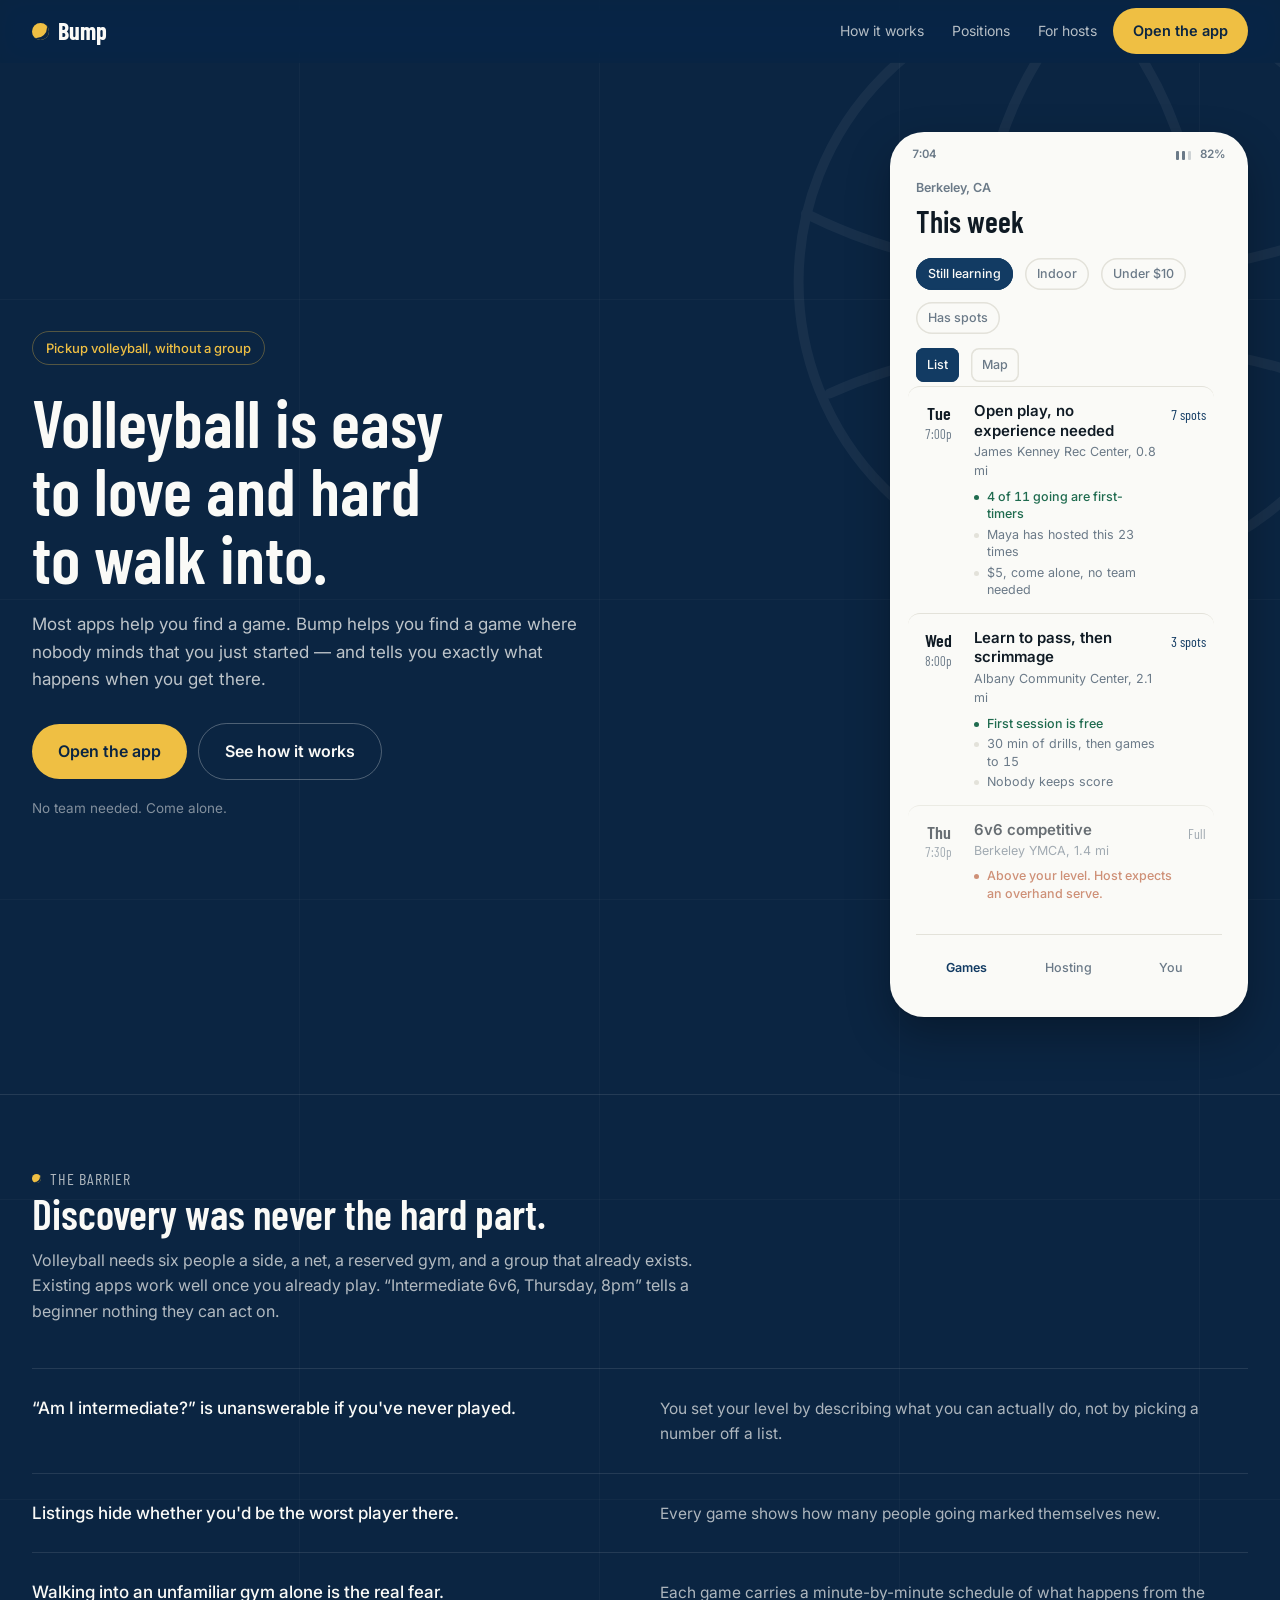
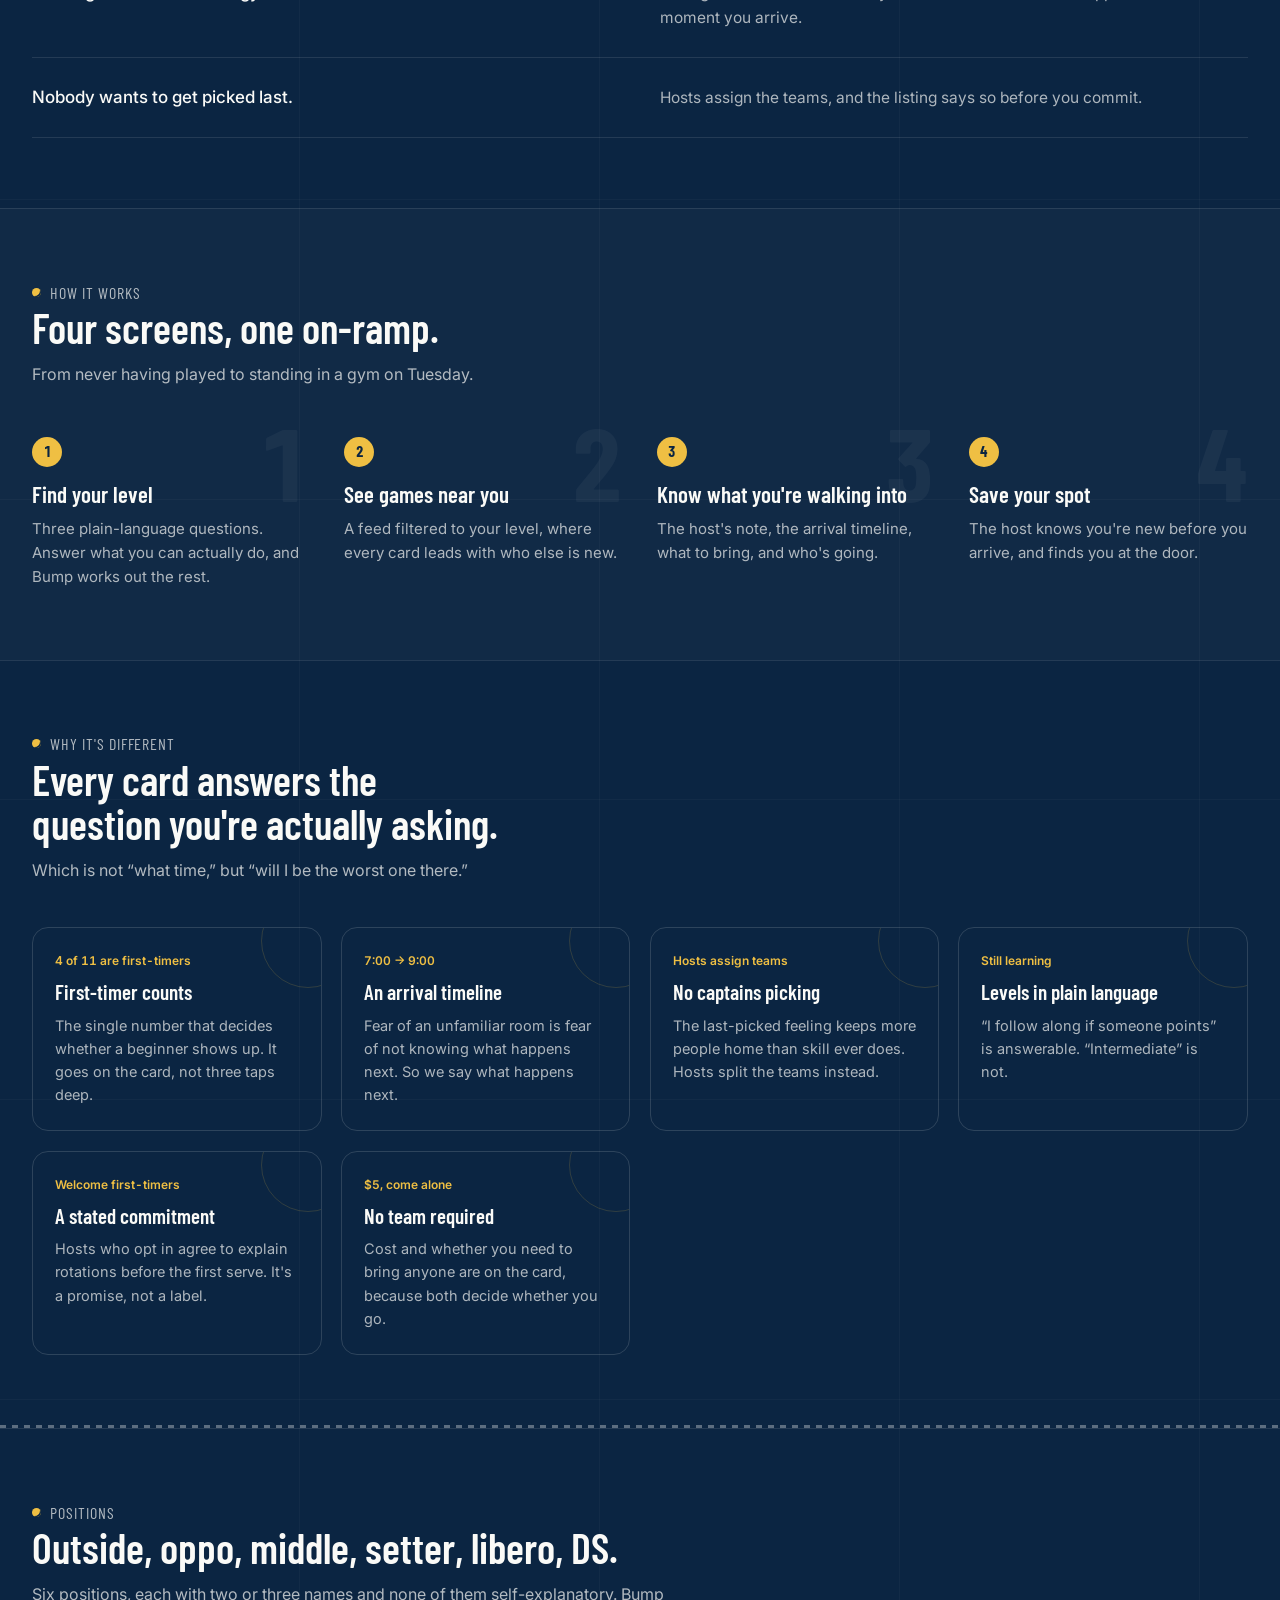
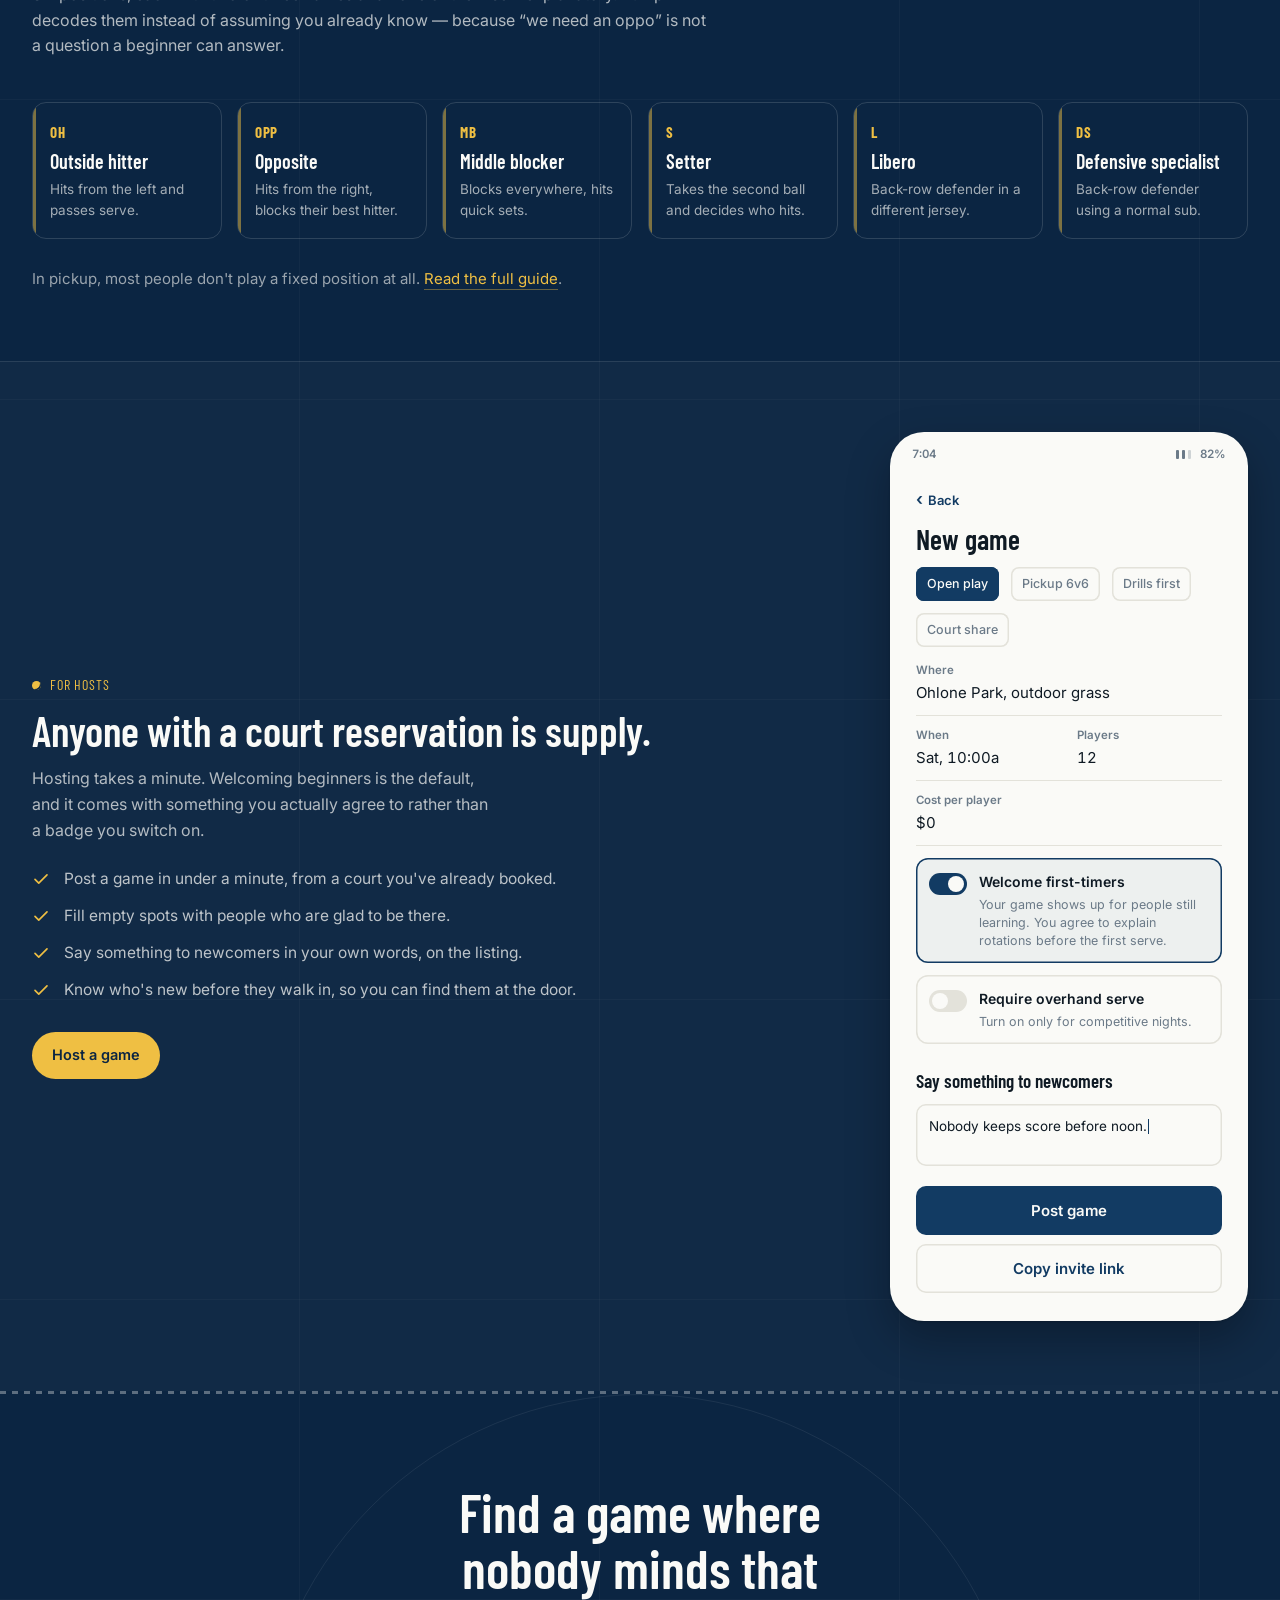
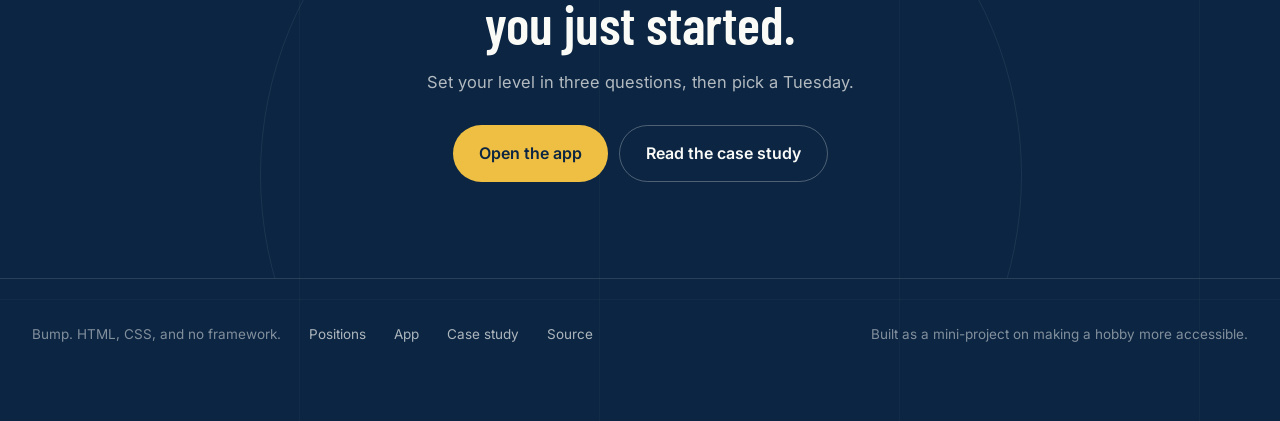
<file: index.html>
<!DOCTYPE html>
<html lang="en">
<head>
<meta charset="utf-8">
<meta name="viewport" content="width=device-width, initial-scale=1, viewport-fit=cover">
<title>Bump — pickup volleyball for people who don't have a group yet</title>
<meta name="description" content="Volleyball needs six people, a net, a gym, and a group that already exists. Bump is the on-ramp: plain-language skill levels, first-timer counts, and a schedule of what happens when you arrive.">
<meta name="theme-color" content="#0B2542">
<meta property="og:title" content="Bump — pickup volleyball for people who don't have a group yet">
<meta property="og:description" content="Find a game where nobody minds that you just started.">
<meta property="og:type" content="website">
<link rel="preconnect" href="https://fonts.googleapis.com">
<link rel="preconnect" href="https://fonts.gstatic.com" crossorigin>
<link href="https://fonts.googleapis.com/css2?family=Barlow+Condensed:wght@500;600;700&family=Inter:wght@400;500;600&display=swap" rel="stylesheet">
<link rel="stylesheet" href="styles.css?v=17">
<link rel="stylesheet" href="site.css?v=17">
<link rel="stylesheet" href="intro.css?v=17">
</head>
<body class="sitebody intro-hold">

<div class="intro" data-intro aria-hidden="true">
  <div class="intro__panel intro__panel--top"></div>
  <div class="intro__panel intro__panel--bottom"></div>
  <span class="intro__ring" aria-hidden="true"></span>
  <div class="intro__ball">
        <svg viewBox="0 0 100 100" fill="none" aria-hidden="true">
          <circle cx="50" cy="50" r="47" fill="#EFBF43"/>
          <g stroke="#0B2542" stroke-width="2.6" stroke-linecap="round" fill="none">
            <path d="M50 3c-13 14-18 30-18 47s5 33 18 47"/>
            <path d="M50 3c13 14 18 30 18 47s-5 33-18 47"/>
            <path d="M4.2 39c14 7 29 10 45.8 10s31.8-3 45.8-10"/>
            <path d="M8 68c11-5 24-8 42-8s31 3 42 8"/>
          </g>
          <circle cx="50" cy="50" r="47" stroke="#0B2542" stroke-width="2.6" fill="none" opacity="1"/>
        </svg>
  </div>
</div>


<header class="topnav" data-topnav>
  <div class="topnav__in">
    <a class="topnav__mark" href="index.html">
      <i aria-hidden="true"></i><span>Bump</span>
    </a>
    <nav class="topnav__links" aria-label="Main">
      <a class="topnav__link topnav__link--hide" href="#how">How it works</a>
      <a class="topnav__link topnav__link--hide" href="positions.html">Positions</a>
      <a class="topnav__link topnav__link--hide" href="#hosts">For hosts</a>
      <a class="cta" href="app.html">Open the app</a>
    </nav>
  </div>
</header>

<main>

  <!-- ====================== HERO ====================== -->
  <section class="hero">
    <div class="hero__mark" aria-hidden="true">
      <svg viewBox="0 0 100 100" fill="none" aria-hidden="true">
          <circle cx="50" cy="50" r="47" fill="none"/>
          <g stroke="#FAFAF7" stroke-width="1.6" stroke-linecap="round" fill="none">
            <path d="M50 3c-13 14-18 30-18 47s5 33 18 47"/>
            <path d="M50 3c13 14 18 30 18 47s-5 33-18 47"/>
            <path d="M4.2 39c14 7 29 10 45.8 10s31.8-3 45.8-10"/>
            <path d="M8 68c11-5 24-8 42-8s31 3 42 8"/>
          </g>
          <circle cx="50" cy="50" r="47" stroke="#FAFAF7" stroke-width="1.6" fill="none" opacity="1"/>
        </svg>
    </div>
    <div class="hero__copy">
      <p class="hero__eyebrow">Pickup volleyball, without a group</p>
      <h1>Volleyball is easy to love and hard to walk into.</h1>
      <p class="hero__sub">
        Most apps help you find a game. Bump helps you find a game where nobody
        minds that you just started — and tells you exactly what happens when
        you get there.
      </p>
      <div class="hero__actions">
        <a class="cta cta--lg" href="app.html">Open the app</a>
        <a class="cta cta--ghost cta--lg" href="#how">See how it works</a>
      </div>
      <p class="hero__note">No team needed. Come alone.</p>
    </div>

    <div class="hero__device" aria-hidden="true">
      <div class="phone showcase">
        <div class="statusbar">
      <span class="num">7:04</span>
      <span class="statusbar__icons" aria-hidden="true">
        <i class="bar"></i><i class="bar"></i><i class="bar bar--dim"></i>
        <b class="num">82%</b>
      </span>
    </div>
        <div class="viewport">
<section class="app is-active app--feed" aria-label="Games near you">
  <div class="feedhead">
    <p class="feedhead__where">Berkeley, CA</p>
    <p class="feedhead__title">This week</p>
  </div>

  <div class="chips" role="group" aria-label="Filters">
    <button tabindex="-1" class="chip is-on" aria-pressed="true">Still learning</button>
    <button tabindex="-1" class="chip" aria-pressed="false">Indoor</button>
    <button tabindex="-1" class="chip" aria-pressed="false">Under $10</button>
    <button tabindex="-1" class="chip" aria-pressed="false">Has spots</button>
  </div>

  <div class="segment viewswitch" role="group" aria-label="View">
    <button tabindex="-1" class="seg is-on" aria-pressed="true">List</button>
    <button tabindex="-1" class="seg" aria-pressed="false">Map</button>
  </div>

  

  <div class="feedlist">
    <button tabindex="-1" class="game">
      <span class="game__when"><b>Tue</b><span class="num">7:00p</span></span>
      <span class="game__main">
        <span class="game__title">Open play, no experience needed</span>
        <span class="game__where">James Kenney Rec Center, 0.8 mi</span>
        <span class="signals">
          <span class="signal signal--good"><span class="num">4</span> of <span class="num">11</span> going are first-timers</span>
          <span class="signal">Maya has hosted this <span class="num">23</span> times</span>
          <span class="signal"><span class="num">$5</span>, come alone, no team needed</span>
        </span>
      </span>
      <span class="game__spots num">7 spots</span>
    </button>

    <button tabindex="-1" class="game">
      <span class="game__when"><b>Wed</b><span class="num">8:00p</span></span>
      <span class="game__main">
        <span class="game__title">Learn to pass, then scrimmage</span>
        <span class="game__where">Albany Community Center, 2.1 mi</span>
        <span class="signals">
          <span class="signal signal--good">First session is free</span>
          <span class="signal"><span class="num">30</span> min of drills, then games to <span class="num">15</span></span>
          <span class="signal">Nobody keeps score</span>
        </span>
      </span>
      <span class="game__spots num">3 spots</span>
    </button>

    <button tabindex="-1" class="game game--stretch">
      <span class="game__when"><b>Thu</b><span class="num">7:30p</span></span>
      <span class="game__main">
        <span class="game__title">6v6 competitive</span>
        <span class="game__where">Berkeley YMCA, 1.4 mi</span>
        <span class="signals">
          <span class="signal signal--warn">Above your level. Host expects an overhand serve.</span>
        </span>
      </span>
      <span class="game__spots num">Full</span>
    </button>
  </div>

  <nav class="tabs" aria-label="Sections">
    <button tabindex="-1" class="tab is-on">Games</button>
    <button tabindex="-1" class="tab">Hosting</button>
    <button tabindex="-1" class="tab">You</button>
  </nav>
</section>
        </div>
      </div>
    </div>
  </section>

  <!-- ====================== THE BARRIER ====================== -->
  <section class="band" id="why">
    <div class="wrap">
      <div class="band__head">
        <p class="band__kicker">The barrier</p>
        <h2>Discovery was never the hard part.</h2>
        <p>
          Volleyball needs six people a side, a net, a reserved gym, and a group
          that already exists. Existing apps work well once you already play.
          “Intermediate 6v6, Thursday, 8pm” tells a beginner nothing they can act on.
        </p>
      </div>

      <div class="pairs">
        <div class="pair">
          <p class="pair__q">“Am I intermediate?” is unanswerable if you've never played.</p>
          <p class="pair__a">You set your level by describing what you can actually do, not by picking a number off a list.</p>
        </div>
        <div class="pair">
          <p class="pair__q">Listings hide whether you'd be the worst player there.</p>
          <p class="pair__a">Every game shows how many people going marked themselves new.</p>
        </div>
        <div class="pair">
          <p class="pair__q">Walking into an unfamiliar gym alone is the real fear.</p>
          <p class="pair__a">Each game carries a minute-by-minute schedule of what happens from the moment you arrive.</p>
        </div>
        <div class="pair">
          <p class="pair__q">Nobody wants to get picked last.</p>
          <p class="pair__a">Hosts assign the teams, and the listing says so before you commit.</p>
        </div>
      </div>
    </div>
  </section>

  <!-- ====================== HOW IT WORKS ====================== -->
  <section class="band band--quiet" id="how">
    <div class="wrap">
      <div class="band__head">
        <p class="band__kicker">How it works</p>
        <h2>Four screens, one on-ramp.</h2>
        <p>From never having played to standing in a gym on Tuesday.</p>
      </div>

      <div class="steps">
        <div class="step-card">
          <span class="step-card__ghost num" aria-hidden="true">1</span>
          <span class="step-card__n num">1</span>
          <h3>Find your level</h3>
          <p>Three plain-language questions. Answer what you can actually do, and Bump works out the rest.</p>
        </div>
        <div class="step-card">
          <span class="step-card__ghost num" aria-hidden="true">2</span>
          <span class="step-card__n num">2</span>
          <h3>See games near you</h3>
          <p>A feed filtered to your level, where every card leads with who else is new.</p>
        </div>
        <div class="step-card">
          <span class="step-card__ghost num" aria-hidden="true">3</span>
          <span class="step-card__n num">3</span>
          <h3>Know what you're walking into</h3>
          <p>The host's note, the arrival timeline, what to bring, and who's going.</p>
        </div>
        <div class="step-card">
          <span class="step-card__ghost num" aria-hidden="true">4</span>
          <span class="step-card__n num">4</span>
          <h3>Save your spot</h3>
          <p>The host knows you're new before you arrive, and finds you at the door.</p>
        </div>
      </div>
    </div>
  </section>

  <!-- ====================== SIGNALS ====================== -->
  <section class="band" id="signals">
    <div class="wrap">
      <div class="band__head">
        <p class="band__kicker">Why it's different</p>
        <h2>Every card answers the question you're actually asking.</h2>
        <p>Which is not “what time,” but “will I be the worst one there.”</p>
      </div>

      <div class="cards">
        <div class="card">
          <span class="card__tag num">4 of 11 are first-timers</span>
          <h3>First-timer counts</h3>
          <p>The single number that decides whether a beginner shows up. It goes on the card, not three taps deep.</p>
        </div>
        <div class="card">
          <span class="card__tag num">7:00 → 9:00</span>
          <h3>An arrival timeline</h3>
          <p>Fear of an unfamiliar room is fear of not knowing what happens next. So we say what happens next.</p>
        </div>
        <div class="card">
          <span class="card__tag">Hosts assign teams</span>
          <h3>No captains picking</h3>
          <p>The last-picked feeling keeps more people home than skill ever does. Hosts split the teams instead.</p>
        </div>
        <div class="card">
          <span class="card__tag">Still learning</span>
          <h3>Levels in plain language</h3>
          <p>“I follow along if someone points” is answerable. “Intermediate” is not.</p>
        </div>
        <div class="card">
          <span class="card__tag">Welcome first-timers</span>
          <h3>A stated commitment</h3>
          <p>Hosts who opt in agree to explain rotations before the first serve. It's a promise, not a label.</p>
        </div>
        <div class="card">
          <span class="card__tag num">$5, come alone</span>
          <h3>No team required</h3>
          <p>Cost and whether you need to bring anyone are on the card, because both decide whether you go.</p>
        </div>
      </div>
    </div>
  </section>

  <hr class="netrule" aria-hidden="true">

  <!-- ====================== POSITIONS ====================== -->
  <section class="band" id="positions">
    <div class="wrap">
      <div class="band__head">
        <p class="band__kicker">Positions</p>
        <h2>Outside, oppo, middle, setter, libero, DS.</h2>
        <p>
          Six positions, each with two or three names and none of them
          self-explanatory. Bump decodes them instead of assuming you already
          know — because “we need an oppo” is not a question a beginner can answer.
        </p>
      </div>

      <div class="posstrip">
        <a class="poschip" href="positions.html">
          <span class="poschip__abbr">OH</span>
          <span class="poschip__name">Outside hitter</span>
          <span class="poschip__what">Hits from the left and passes serve.</span>
        </a>
        <a class="poschip" href="positions.html">
          <span class="poschip__abbr">OPP</span>
          <span class="poschip__name">Opposite</span>
          <span class="poschip__what">Hits from the right, blocks their best hitter.</span>
        </a>
        <a class="poschip" href="positions.html">
          <span class="poschip__abbr">MB</span>
          <span class="poschip__name">Middle blocker</span>
          <span class="poschip__what">Blocks everywhere, hits quick sets.</span>
        </a>
        <a class="poschip" href="positions.html">
          <span class="poschip__abbr">S</span>
          <span class="poschip__name">Setter</span>
          <span class="poschip__what">Takes the second ball and decides who hits.</span>
        </a>
        <a class="poschip" href="positions.html">
          <span class="poschip__abbr">L</span>
          <span class="poschip__name">Libero</span>
          <span class="poschip__what">Back-row defender in a different jersey.</span>
        </a>
        <a class="poschip" href="positions.html">
          <span class="poschip__abbr">DS</span>
          <span class="poschip__name">Defensive specialist</span>
          <span class="poschip__what">Back-row defender using a normal sub.</span>
        </a>
      </div>

      <p style="margin:28px 0 0;font-size:15px;color:rgba(250,250,247,.6);">
        In pickup, most people don't play a fixed position at all.
        <a href="positions.html" style="color:var(--ball);text-decoration:none;border-bottom:1px solid rgba(239,191,67,.4);padding-bottom:1px;">Read the full guide</a>.
      </p>
    </div>
  </section>

  <!-- ====================== FOR HOSTS ====================== -->
  <section class="band band--quiet" id="hosts">
    <div class="wrap split">
      <div>
        <p class="band__kicker">For hosts</p>
        <h2 style="font-family:'Barlow Condensed',Inter,sans-serif;font-weight:600;font-size:clamp(30px,3.4vw,42px);line-height:1.06;margin:0 0 14px;">
          Anyone with a court reservation is supply.
        </h2>
        <p style="margin:0;font-size:16px;line-height:1.6;color:rgba(250,250,247,.7);max-width:46ch;">
          Hosting takes a minute. Welcoming beginners is the default, and it comes
          with something you actually agree to rather than a badge you switch on.
        </p>

        <ul class="ticks">
          <li>
            <svg viewBox="0 0 24 24" fill="none" stroke="currentColor" stroke-width="2.2" stroke-linecap="round" stroke-linejoin="round" aria-hidden="true"><path d="M4 12.5l5 5L20 6.5"/></svg>
            <span>Post a game in under a minute, from a court you've already booked.</span>
          </li>
          <li>
            <svg viewBox="0 0 24 24" fill="none" stroke="currentColor" stroke-width="2.2" stroke-linecap="round" stroke-linejoin="round" aria-hidden="true"><path d="M4 12.5l5 5L20 6.5"/></svg>
            <span>Fill empty spots with people who are glad to be there.</span>
          </li>
          <li>
            <svg viewBox="0 0 24 24" fill="none" stroke="currentColor" stroke-width="2.2" stroke-linecap="round" stroke-linejoin="round" aria-hidden="true"><path d="M4 12.5l5 5L20 6.5"/></svg>
            <span>Say something to newcomers in your own words, on the listing.</span>
          </li>
          <li>
            <svg viewBox="0 0 24 24" fill="none" stroke="currentColor" stroke-width="2.2" stroke-linecap="round" stroke-linejoin="round" aria-hidden="true"><path d="M4 12.5l5 5L20 6.5"/></svg>
            <span>Know who's new before they walk in, so you can find them at the door.</span>
          </li>
        </ul>

        <a class="cta" href="app.html">Host a game</a>
      </div>

      <div class="split__device" aria-hidden="true">
      <div class="phone showcase">
        <div class="statusbar">
      <span class="num">7:04</span>
      <span class="statusbar__icons" aria-hidden="true">
        <i class="bar"></i><i class="bar"></i><i class="bar bar--dim"></i>
        <b class="num">82%</b>
      </span>
    </div>
        <div class="viewport">
<section class="app is-active app--host" aria-label="Host a game">
  <button tabindex="-1" class="back">Back</button>

  <p class="detail__title">New game</p>

  <div class="segment" role="group" aria-label="Game type">
    <button tabindex="-1" class="seg is-on" aria-pressed="true">Open play</button>
    <button tabindex="-1" class="seg" aria-pressed="false">Pickup 6v6</button>
    <button tabindex="-1" class="seg" aria-pressed="false">Drills first</button>
    <button tabindex="-1" class="seg" aria-pressed="false">Court share</button>
  </div>

  <div class="field">
    <span class="field__label">Where</span>
    <span class="field__value">Ohlone Park, outdoor grass</span>
  </div>
  <div class="field field--split">
    <span><span class="field__label">When</span><span class="field__value num">Sat, 10:00a</span></span>
    <span><span class="field__label">Players</span><span class="field__value num">12</span></span>
  </div>
  <div class="field">
    <span class="field__label">Cost per player</span>
    <span class="field__value num">$0</span>
  </div>

  <button tabindex="-1" class="toggle is-on" aria-pressed="true">
    <span class="toggle__switch" aria-hidden="true"></span>
    <span>
      <span class="toggle__name">Welcome first-timers</span>
      <span class="toggle__help">Your game shows up for people still learning.
      You agree to explain rotations before the first serve.</span>
    </span>
  </button>

  <button tabindex="-1" class="toggle" aria-pressed="false">
    <span class="toggle__switch" aria-hidden="true"></span>
    <span>
      <span class="toggle__name">Require overhand serve</span>
      <span class="toggle__help">Turn on only for competitive nights.</span>
    </span>
  </button>

  <p class="sub">Say something to newcomers</p>
  <p class="notefield">Nobody keeps score before noon.<span class="caret" aria-hidden="true"></span></p>

  <div class="actionbar">
    <button tabindex="-1" class="btn btn--primary">Post game</button>
    <button tabindex="-1" class="btn btn--ghost">Copy invite link</button>
  </div>
</section>
        </div>
      </div>
    </div>
    </div>
  </section>

  <hr class="netrule" aria-hidden="true">

  <!-- ====================== CLOSER ====================== -->
  <section class="closer">
    <div class="wrap">
      <h2>Find a game where nobody minds that you just started.</h2>
      <p>Set your level in three questions, then pick a Tuesday.</p>
      <div class="closer__actions">
        <a class="cta cta--lg" href="app.html">Open the app</a>
        <a class="cta cta--ghost cta--lg" href="prototype.html">Read the case study</a>
      </div>
    </div>
  </section>

</main>

<footer class="sitefoot">
  <div class="sitefoot__in">
    <span>Bump. HTML, CSS, and no framework.</span>
    <a href="positions.html">Positions</a>
    <a href="app.html">App</a>
    <a href="prototype.html">Case study</a>
    <a href="https://github.com/cloudietuan/bump">Source</a>
    <span class="sitefoot__sep">Built as a mini-project on making a hobby more accessible.</span>
  </div>
</footer>

<script src="site.js?v=17"></script>
</body>
</html>
</file>
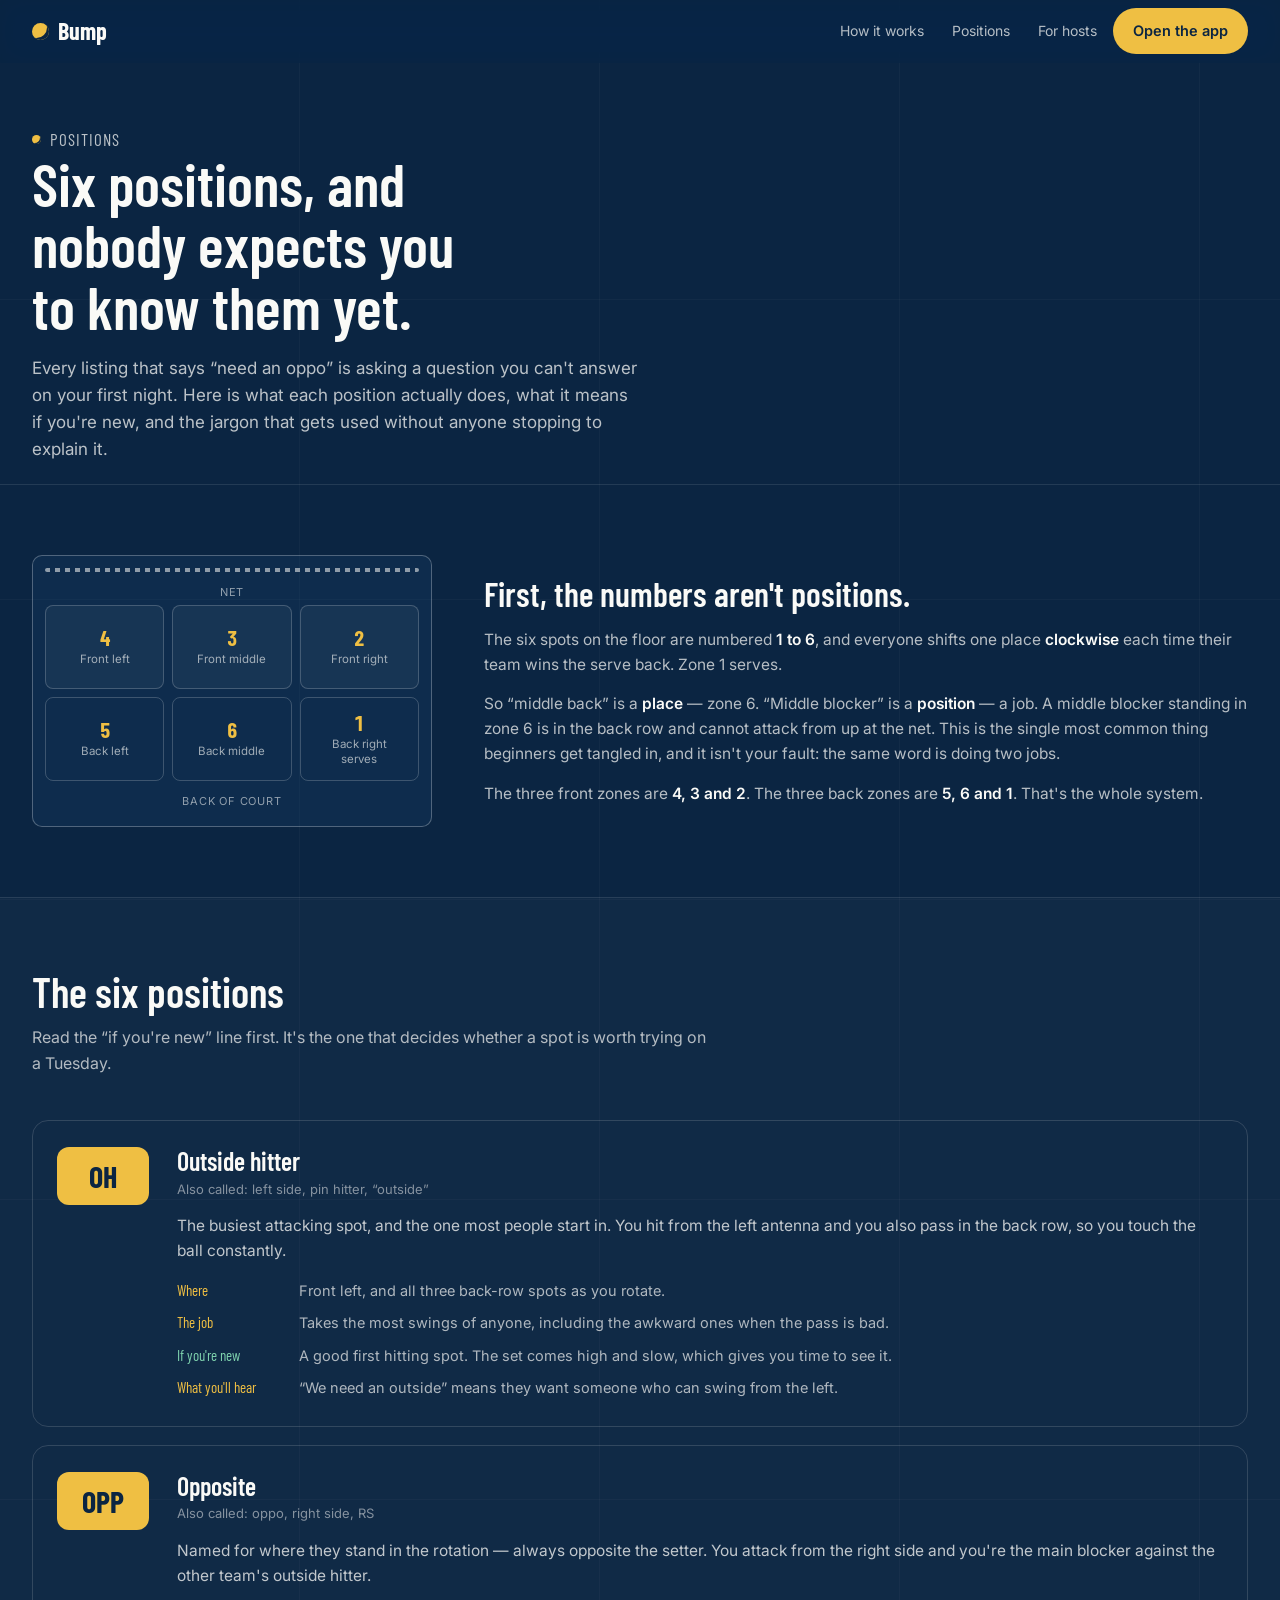
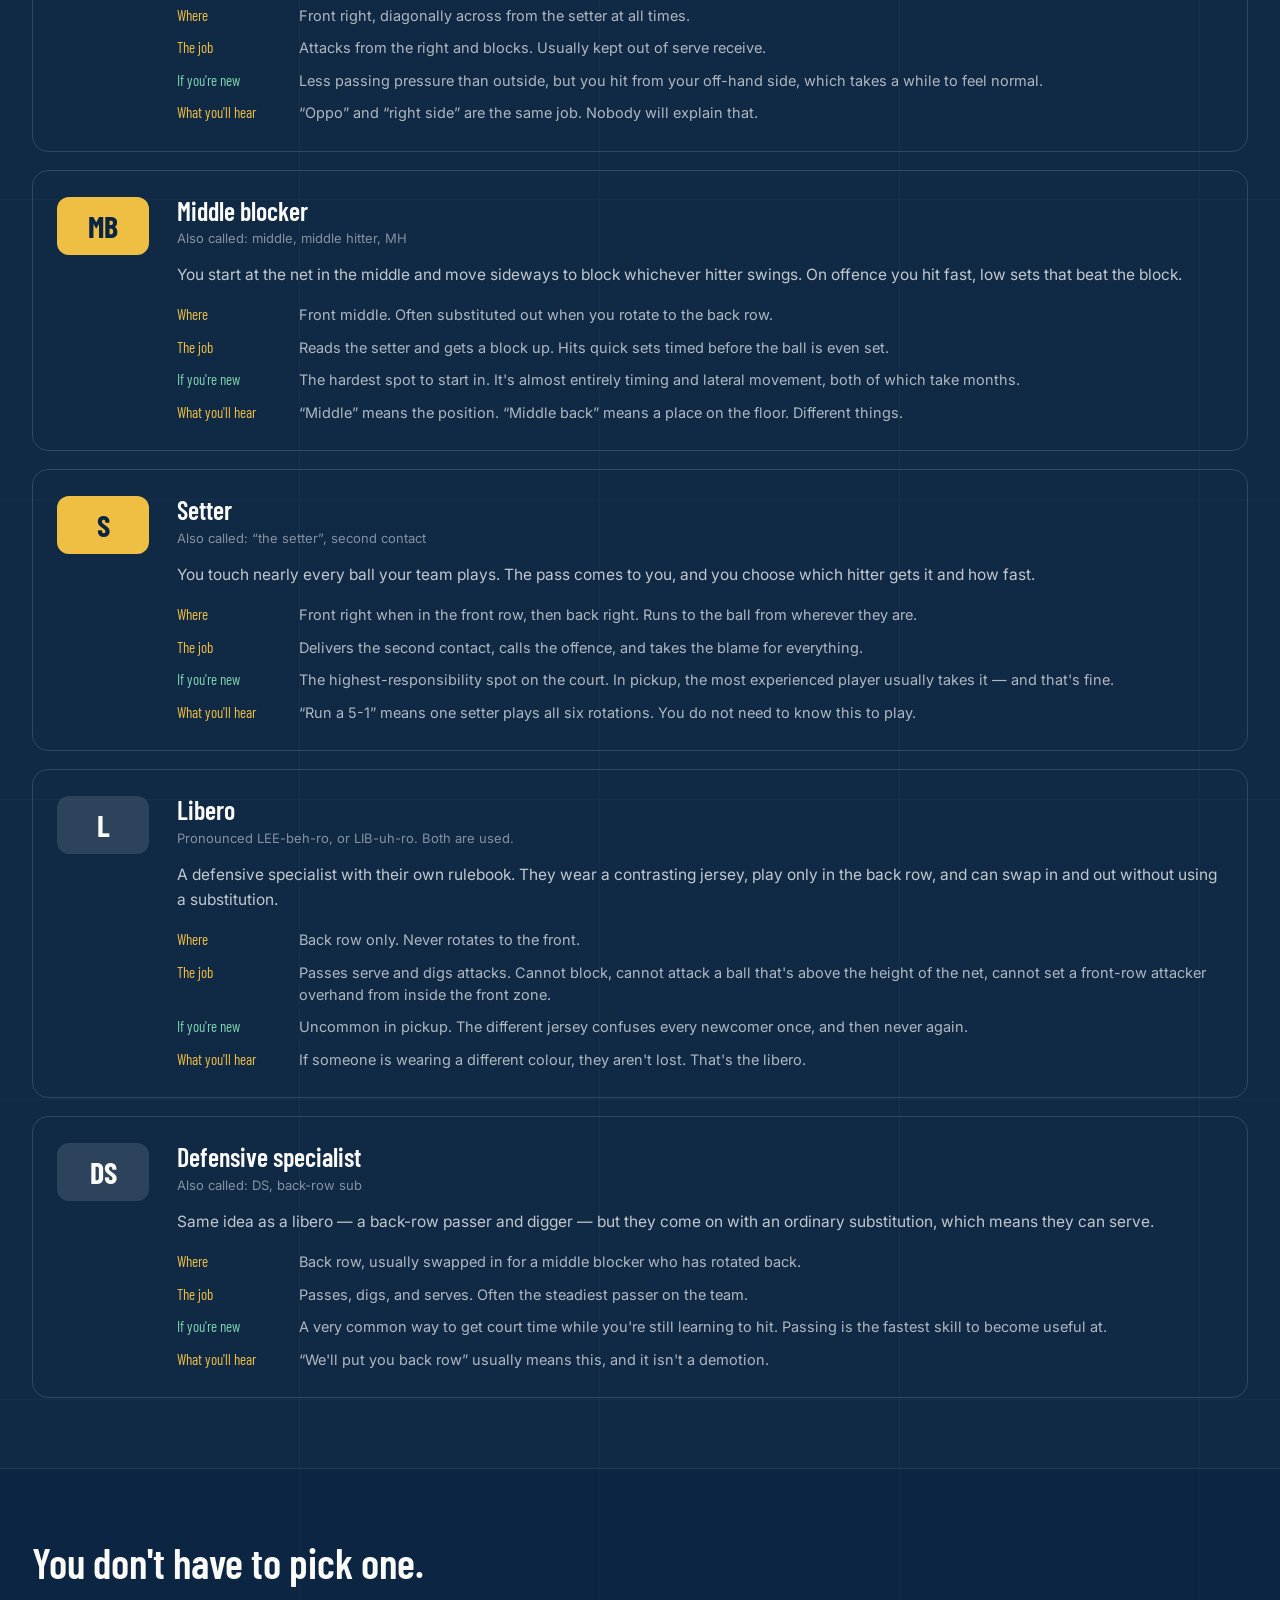
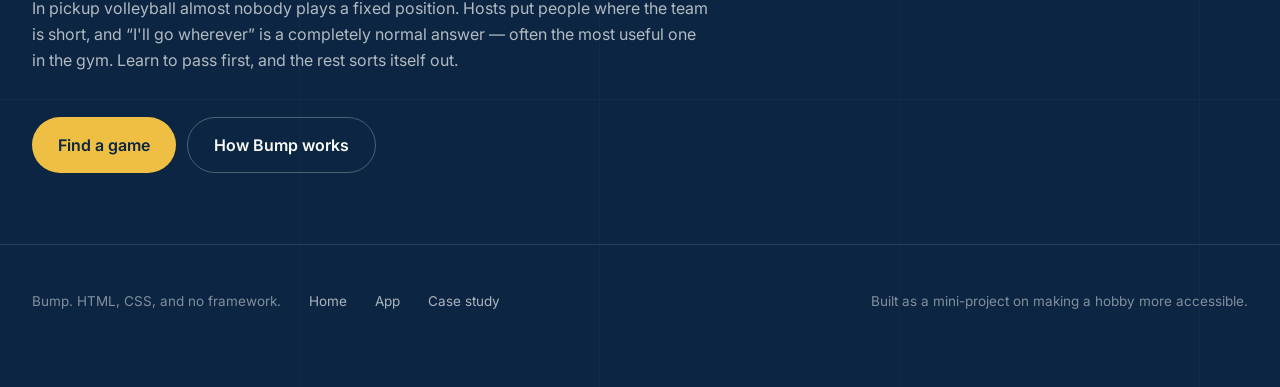
<file: positions.html>
<!DOCTYPE html>
<html lang="en">
<head>
<meta charset="utf-8">
<meta name="viewport" content="width=device-width, initial-scale=1, viewport-fit=cover">
<title>Volleyball positions, in plain language — Bump</title>
<meta name="description" content="Outside, opposite, middle, setter, libero and defensive specialist — what each one actually does, what it means for a beginner, and the jargon nobody stops to explain.">
<meta name="theme-color" content="#0B2542">
<link rel="preconnect" href="https://fonts.googleapis.com">
<link rel="preconnect" href="https://fonts.gstatic.com" crossorigin>
<link href="https://fonts.googleapis.com/css2?family=Barlow+Condensed:wght@500;600;700&family=Inter:wght@400;500;600&display=swap" rel="stylesheet">
<link rel="stylesheet" href="styles.css?v=17">
<link rel="stylesheet" href="site.css?v=17">
<link rel="stylesheet" href="intro.css?v=17">
</head>
<body class="sitebody intro-hold">

<div class="intro" data-intro aria-hidden="true">
  <div class="intro__panel intro__panel--top"></div>
  <div class="intro__panel intro__panel--bottom"></div>
  <span class="intro__ring" aria-hidden="true"></span>
  <div class="intro__ball">
        <svg viewBox="0 0 100 100" fill="none" aria-hidden="true">
          <circle cx="50" cy="50" r="47" fill="#EFBF43"/>
          <g stroke="#0B2542" stroke-width="2.6" stroke-linecap="round" fill="none">
            <path d="M50 3c-13 14-18 30-18 47s5 33 18 47"/>
            <path d="M50 3c13 14 18 30 18 47s-5 33-18 47"/>
            <path d="M4.2 39c14 7 29 10 45.8 10s31.8-3 45.8-10"/>
            <path d="M8 68c11-5 24-8 42-8s31 3 42 8"/>
          </g>
          <circle cx="50" cy="50" r="47" stroke="#0B2542" stroke-width="2.6" fill="none" opacity="1"/>
        </svg>
  </div>
</div>

<header class="topnav" data-topnav>
  <div class="topnav__in">
    <a class="topnav__mark" href="index.html">
      <i aria-hidden="true"></i><span>Bump</span>
    </a>
    <nav class="topnav__links" aria-label="Main">
      <a class="topnav__link topnav__link--hide" href="index.html#how">How it works</a>
      <a class="topnav__link topnav__link--hide" href="positions.html">Positions</a>
      <a class="topnav__link topnav__link--hide" href="index.html#hosts">For hosts</a>
      <a class="cta" href="app.html">Open the app</a>
    </nav>
  </div>
</header>

<main>

  <section class="wrap poshero">
    <p class="band__kicker">Positions</p>
    <h1>Six positions, and nobody expects you to know them yet.</h1>
    <p>
      Every listing that says “need an oppo” is asking a question you can't
      answer on your first night. Here is what each position actually does,
      what it means if you're new, and the jargon that gets used without
      anyone stopping to explain it.
    </p>
  </section>

  <section class="band">
    <div class="wrap rot">
    <div class="rotcourt">
      <div class="rotcourt__net" aria-hidden="true"></div>
      <p class="rotcourt__row">Net</p>
      <div class="rotcourt__grid">
        <div class="rotzone rotzone--front">
          <span class="rotzone__n num">4</span>
          <span class="rotzone__l">Front left</span>
        </div>
        <div class="rotzone rotzone--front">
          <span class="rotzone__n num">3</span>
          <span class="rotzone__l">Front middle</span>
        </div>
        <div class="rotzone rotzone--front">
          <span class="rotzone__n num">2</span>
          <span class="rotzone__l">Front right</span>
        </div>
        <div class="rotzone">
          <span class="rotzone__n num">5</span>
          <span class="rotzone__l">Back left</span>
        </div>
        <div class="rotzone">
          <span class="rotzone__n num">6</span>
          <span class="rotzone__l">Back middle</span>
        </div>
        <div class="rotzone">
          <span class="rotzone__n num">1</span>
          <span class="rotzone__l">Back right<br>serves</span>
        </div>
      </div>
      <p class="rotcourt__row">Back of court</p>
    </div>
      <div class="rotnote">
        <h2>First, the numbers aren't positions.</h2>
        <p>
          The six spots on the floor are numbered <b>1 to 6</b>, and everyone
          shifts one place <b>clockwise</b> each time their team wins the serve
          back. Zone 1 serves.
        </p>
        <p>
          So “middle back” is a <b>place</b> — zone 6. “Middle blocker” is a
          <b>position</b> — a job. A middle blocker standing in zone 6 is in the
          back row and cannot attack from up at the net. This is the single most
          common thing beginners get tangled in, and it isn't your fault: the
          same word is doing two jobs.
        </p>
        <p>
          The three front zones are <b>4, 3 and 2</b>. The three back zones are
          <b>5, 6 and 1</b>. That's the whole system.
        </p>
      </div>
    </div>
  </section>

  <section class="band band--quiet">
    <div class="wrap">
      <div class="band__head">
        <h2>The six positions</h2>
        <p>Read the “if you're new” line first. It's the one that decides whether a spot is worth trying on a Tuesday.</p>
      </div>
      <div class="poslist">
      <article class="poscard">
        <span class="poscard__badge">OH</span>
        <div>
          <h3>Outside hitter</h3>
          <p class="poscard__alias">Also called: left side, pin hitter, “outside”</p>
          <p class="poscard__lead">The busiest attacking spot, and the one most people start in. You hit from the left antenna and you also pass in the back row, so you touch the ball constantly.</p>
          <dl class="posrows">
            <div class="posrow"><dt>Where</dt><dd>Front left, and all three back-row spots as you rotate.</dd></div>
            <div class="posrow"><dt>The job</dt><dd>Takes the most swings of anyone, including the awkward ones when the pass is bad.</dd></div>
            <div class="posrow posrow--new"><dt>If you're new</dt><dd>A good first hitting spot. The set comes high and slow, which gives you time to see it.</dd></div>
            <div class="posrow"><dt>What you'll hear</dt><dd>“We need an outside” means they want someone who can swing from the left.</dd></div>
          </dl>
        </div>
      </article>
      <article class="poscard">
        <span class="poscard__badge">OPP</span>
        <div>
          <h3>Opposite</h3>
          <p class="poscard__alias">Also called: oppo, right side, RS</p>
          <p class="poscard__lead">Named for where they stand in the rotation — always opposite the setter. You attack from the right side and you're the main blocker against the other team's outside hitter.</p>
          <dl class="posrows">
            <div class="posrow"><dt>Where</dt><dd>Front right, diagonally across from the setter at all times.</dd></div>
            <div class="posrow"><dt>The job</dt><dd>Attacks from the right and blocks. Usually kept out of serve receive.</dd></div>
            <div class="posrow posrow--new"><dt>If you're new</dt><dd>Less passing pressure than outside, but you hit from your off-hand side, which takes a while to feel normal.</dd></div>
            <div class="posrow"><dt>What you'll hear</dt><dd>“Oppo” and “right side” are the same job. Nobody will explain that.</dd></div>
          </dl>
        </div>
      </article>
      <article class="poscard">
        <span class="poscard__badge">MB</span>
        <div>
          <h3>Middle blocker</h3>
          <p class="poscard__alias">Also called: middle, middle hitter, MH</p>
          <p class="poscard__lead">You start at the net in the middle and move sideways to block whichever hitter swings. On offence you hit fast, low sets that beat the block.</p>
          <dl class="posrows">
            <div class="posrow"><dt>Where</dt><dd>Front middle. Often substituted out when you rotate to the back row.</dd></div>
            <div class="posrow"><dt>The job</dt><dd>Reads the setter and gets a block up. Hits quick sets timed before the ball is even set.</dd></div>
            <div class="posrow posrow--new"><dt>If you're new</dt><dd>The hardest spot to start in. It's almost entirely timing and lateral movement, both of which take months.</dd></div>
            <div class="posrow"><dt>What you'll hear</dt><dd>“Middle” means the position. “Middle back” means a place on the floor. Different things.</dd></div>
          </dl>
        </div>
      </article>
      <article class="poscard">
        <span class="poscard__badge">S</span>
        <div>
          <h3>Setter</h3>
          <p class="poscard__alias">Also called: “the setter”, second contact</p>
          <p class="poscard__lead">You touch nearly every ball your team plays. The pass comes to you, and you choose which hitter gets it and how fast.</p>
          <dl class="posrows">
            <div class="posrow"><dt>Where</dt><dd>Front right when in the front row, then back right. Runs to the ball from wherever they are.</dd></div>
            <div class="posrow"><dt>The job</dt><dd>Delivers the second contact, calls the offence, and takes the blame for everything.</dd></div>
            <div class="posrow posrow--new"><dt>If you're new</dt><dd>The highest-responsibility spot on the court. In pickup, the most experienced player usually takes it — and that's fine.</dd></div>
            <div class="posrow"><dt>What you'll hear</dt><dd>“Run a 5-1” means one setter plays all six rotations. You do not need to know this to play.</dd></div>
          </dl>
        </div>
      </article>
      <article class="poscard">
        <span class="poscard__badge poscard__badge--quiet">L</span>
        <div>
          <h3>Libero</h3>
          <p class="poscard__alias">Pronounced LEE-beh-ro, or LIB-uh-ro. Both are used.</p>
          <p class="poscard__lead">A defensive specialist with their own rulebook. They wear a contrasting jersey, play only in the back row, and can swap in and out without using a substitution.</p>
          <dl class="posrows">
            <div class="posrow"><dt>Where</dt><dd>Back row only. Never rotates to the front.</dd></div>
            <div class="posrow"><dt>The job</dt><dd>Passes serve and digs attacks. Cannot block, cannot attack a ball that's above the height of the net, cannot set a front-row attacker overhand from inside the front zone.</dd></div>
            <div class="posrow posrow--new"><dt>If you're new</dt><dd>Uncommon in pickup. The different jersey confuses every newcomer once, and then never again.</dd></div>
            <div class="posrow"><dt>What you'll hear</dt><dd>If someone is wearing a different colour, they aren't lost. That's the libero.</dd></div>
          </dl>
        </div>
      </article>
      <article class="poscard">
        <span class="poscard__badge poscard__badge--quiet">DS</span>
        <div>
          <h3>Defensive specialist</h3>
          <p class="poscard__alias">Also called: DS, back-row sub</p>
          <p class="poscard__lead">Same idea as a libero — a back-row passer and digger — but they come on with an ordinary substitution, which means they can serve.</p>
          <dl class="posrows">
            <div class="posrow"><dt>Where</dt><dd>Back row, usually swapped in for a middle blocker who has rotated back.</dd></div>
            <div class="posrow"><dt>The job</dt><dd>Passes, digs, and serves. Often the steadiest passer on the team.</dd></div>
            <div class="posrow posrow--new"><dt>If you're new</dt><dd>A very common way to get court time while you're still learning to hit. Passing is the fastest skill to become useful at.</dd></div>
            <div class="posrow"><dt>What you'll hear</dt><dd>“We'll put you back row” usually means this, and it isn't a demotion.</dd></div>
          </dl>
        </div>
      </article>
      </div>
    </div>
  </section>

  <section class="band">
    <div class="wrap">
      <div class="band__head">
        <h2>You don't have to pick one.</h2>
        <p>
          In pickup volleyball almost nobody plays a fixed position. Hosts put
          people where the team is short, and “I'll go wherever” is a completely
          normal answer — often the most useful one in the gym. Learn to pass
          first, and the rest sorts itself out.
        </p>
      </div>
      <div class="closer__actions" style="justify-content:flex-start;">
        <a class="cta cta--lg" href="app.html">Find a game</a>
        <a class="cta cta--ghost cta--lg" href="index.html#how">How Bump works</a>
      </div>
    </div>
  </section>

</main>

<footer class="sitefoot">
  <div class="sitefoot__in">
    <span>Bump. HTML, CSS, and no framework.</span>
    <a href="index.html">Home</a>
    <a href="app.html">App</a>
    <a href="prototype.html">Case study</a>
    <span class="sitefoot__sep">Built as a mini-project on making a hobby more accessible.</span>
  </div>
</footer>

<script src="site.js?v=17"></script>
</body>
</html>
</file>
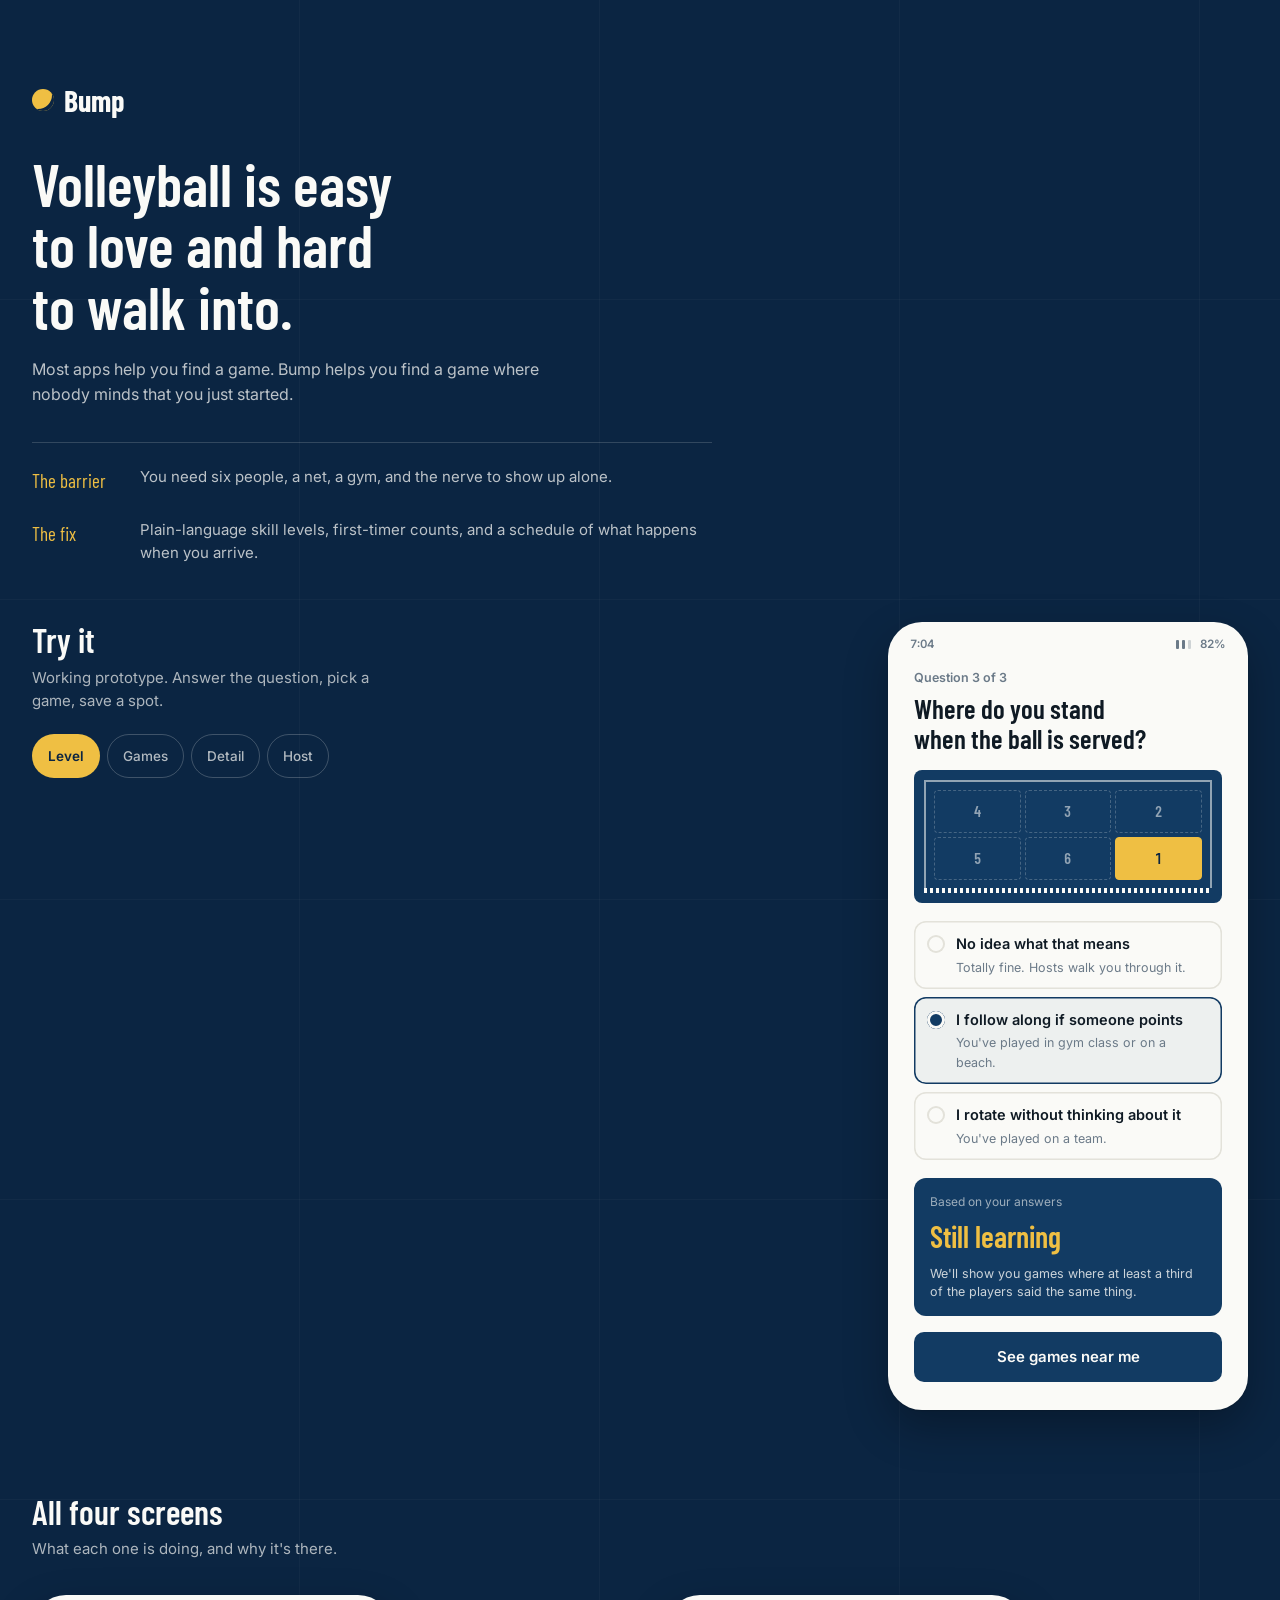
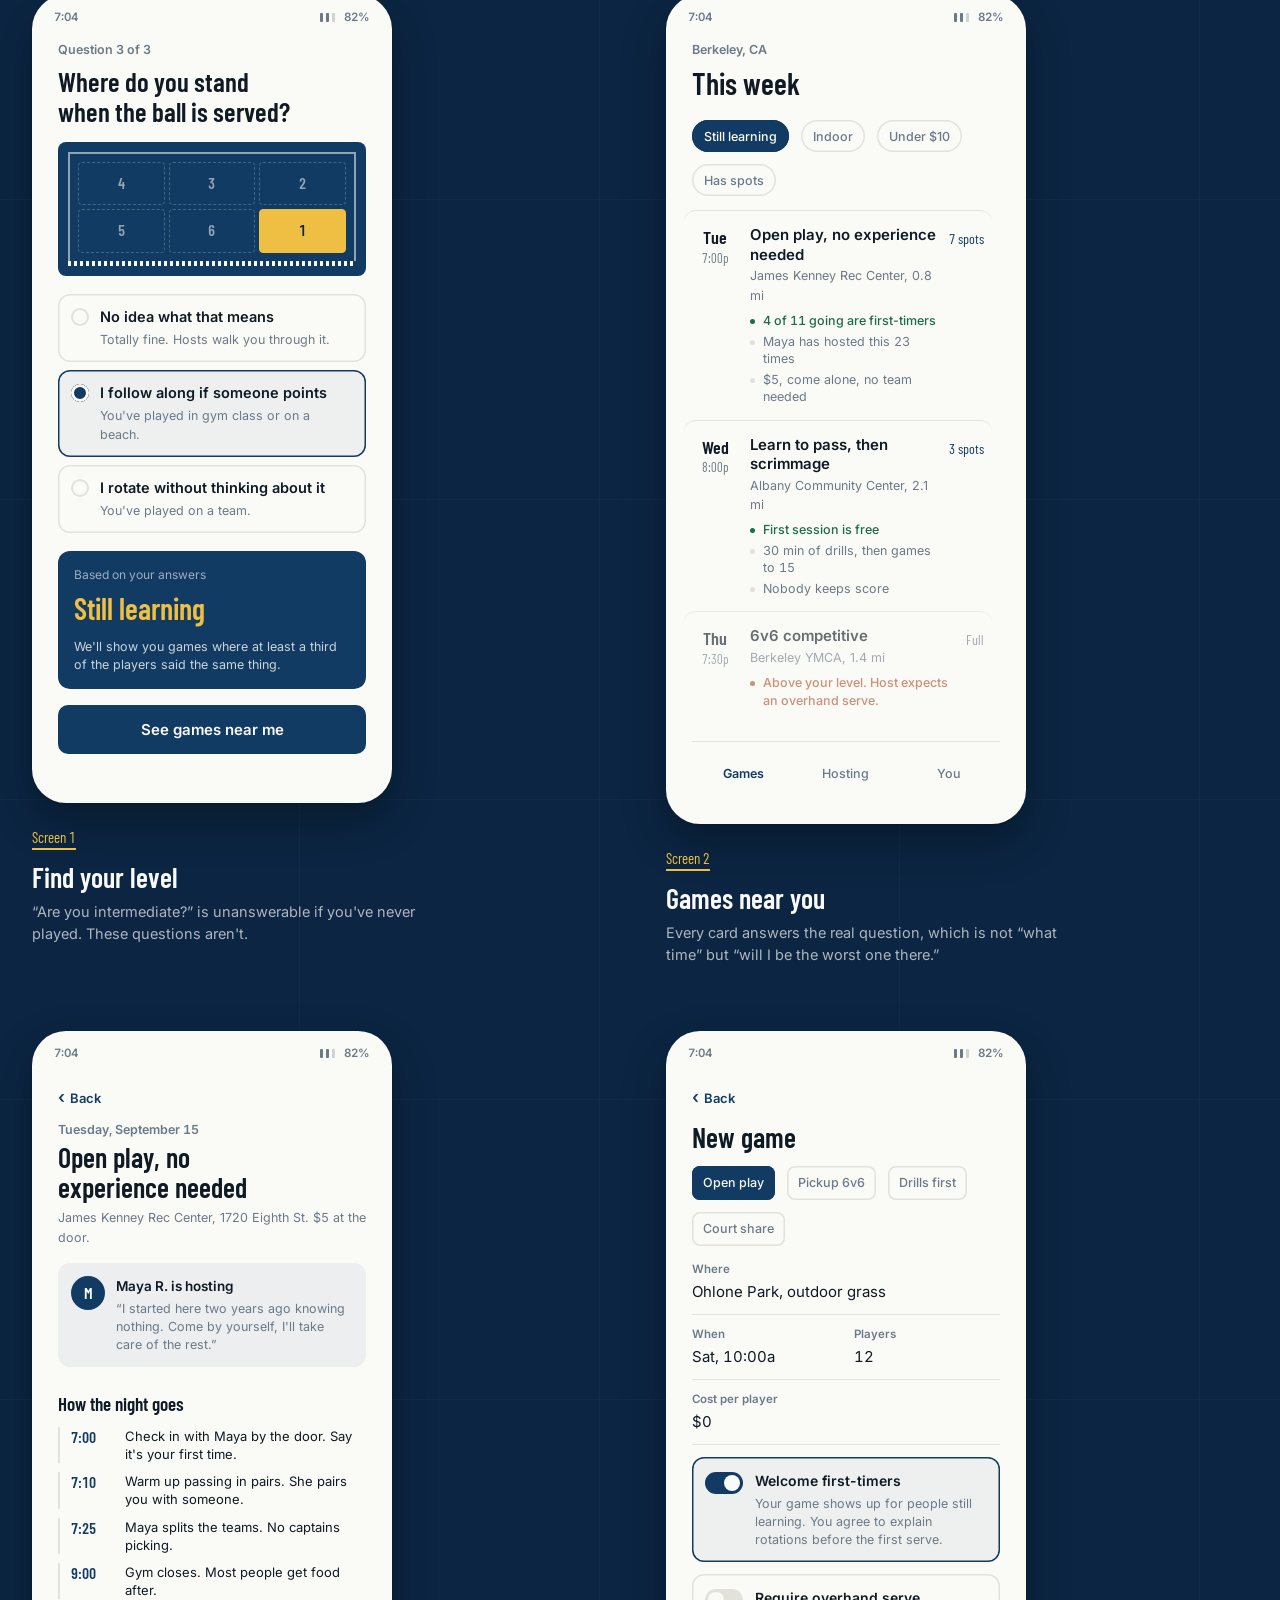
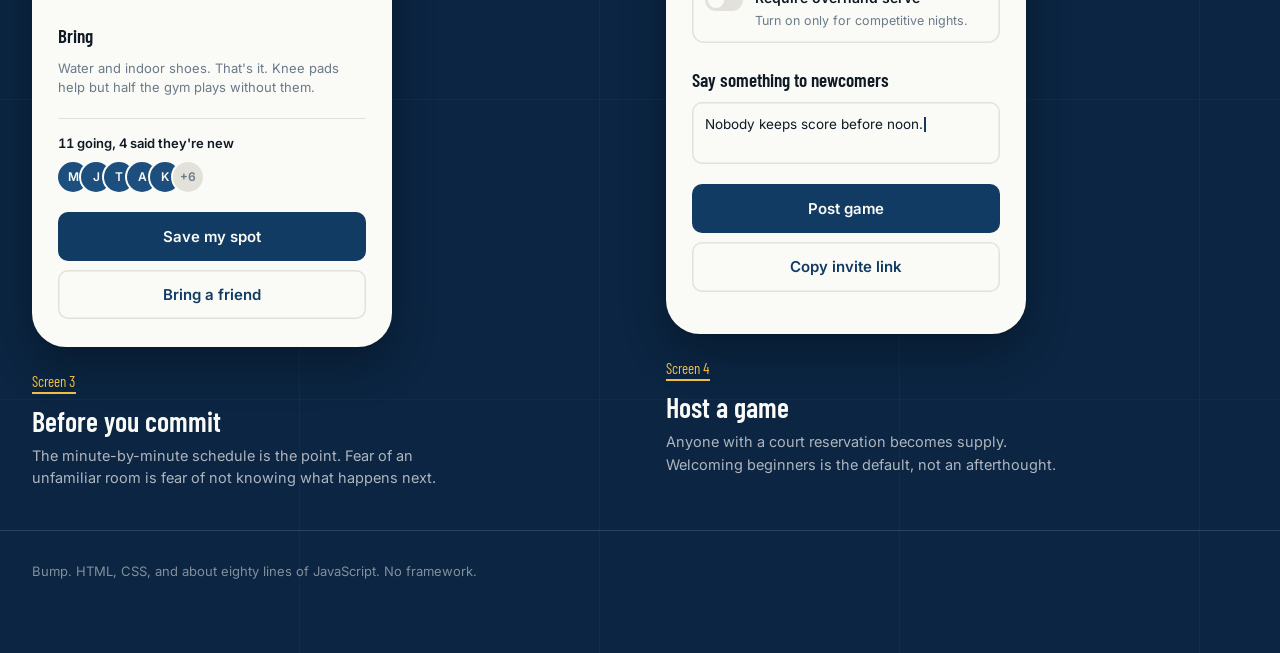
<file: prototype.html>
<!DOCTYPE html>
<html lang="en">
<head>
<meta charset="utf-8">
<meta name="viewport" content="width=device-width, initial-scale=1, viewport-fit=cover">
<title>Bump — pickup volleyball for people who don't have a group yet</title>
<meta name="description" content="A mobile app concept that helps beginners find local volleyball games where they won't feel out of place.">
<link rel="preconnect" href="https://fonts.googleapis.com">
<link rel="preconnect" href="https://fonts.gstatic.com" crossorigin>
<link href="https://fonts.googleapis.com/css2?family=Barlow+Condensed:wght@500;600;700&family=Inter:wght@400;500;600&display=swap" rel="stylesheet">
<link rel="stylesheet" href="styles.css?v=17">
</head>
<body>

<header class="masthead">
  <div class="wordmark">
    <span class="wordmark__ball" aria-hidden="true"></span>
    <span class="wordmark__text">Bump</span>
  </div>
  <h1>Volleyball is easy to love and hard to walk into.</h1>
  <p class="lede">
    Most apps help you find a game. Bump helps you find a game where nobody
    minds that you just started.
  </p>
  <dl class="premise">
    <div><dt>The barrier</dt><dd>You need six people, a net, a gym, and the nerve to show up alone.</dd></div>
    <div><dt>The fix</dt><dd>Plain-language skill levels, first-timer counts, and a schedule of what happens when you arrive.</dd></div>
  </dl>
</header>

<!-- ====================== LIVE PROTOTYPE ====================== -->
<section class="lab">
  <div class="lab__intro">
    <h2>Try it</h2>
    <p>Working prototype. Answer the question, pick a game, save a spot.</p>
    <nav class="jump" aria-label="Jump to screen">
      <button class="jump__btn is-on" data-goto="1">Level</button>
      <button class="jump__btn" data-goto="2">Games</button>
      <button class="jump__btn" data-goto="3">Detail</button>
      <button class="jump__btn" data-goto="4">Host</button>
    </nav>
  </div>

  <div class="phone phone--live">
    <div class="statusbar">
      <span class="num">7:04</span>
      <span class="statusbar__icons" aria-hidden="true">
        <i class="bar"></i><i class="bar"></i><i class="bar bar--dim"></i>
        <b class="num">82%</b>
      </span>
    </div>

    <div class="viewport">

      <!-- ---------- 1. onboarding ---------- -->
      <section class="app app--onboard is-active" data-screen="1" aria-label="Find your level">
        <p class="step num">Question 3 of 3</p>
        <h3 class="prompt">Where do you stand when the ball is served?</h3>

        <div class="court" role="img" aria-label="Volleyball court with six numbered rotation positions">
          <div class="court__half">
            <span class="zone num">4</span><span class="zone num">3</span><span class="zone num">2</span>
            <span class="zone num">5</span><span class="zone num">6</span><span class="zone zone--on num">1</span>
          </div>
          <div class="court__net"></div>
        </div>

        <div class="choices" role="radiogroup" aria-label="How well do you know rotations">
          <button class="choice" role="radio" aria-checked="false" data-level="Just starting"
                  data-note="You'll only see games where the host teaches before playing.">
            <span class="choice__mark" aria-hidden="true"></span>
            <span class="choice__body"><b>No idea what that means</b>
            <em>Totally fine. Hosts walk you through it.</em></span>
          </button>
          <button class="choice is-picked" role="radio" aria-checked="true" data-level="Still learning"
                  data-note="We'll show you games where at least a third of the players said the same thing.">
            <span class="choice__mark" aria-hidden="true"></span>
            <span class="choice__body"><b>I follow along if someone points</b>
            <em>You've played in gym class or on a beach.</em></span>
          </button>
          <button class="choice" role="radio" aria-checked="false" data-level="Comfortable"
                  data-note="You'll see the full board, including competitive nights.">
            <span class="choice__mark" aria-hidden="true"></span>
            <span class="choice__body"><b>I rotate without thinking about it</b>
            <em>You've played on a team.</em></span>
          </button>
        </div>

        <div class="verdict">
          <p class="verdict__label">Based on your answers</p>
          <p class="verdict__level" data-verdict-level>Still learning</p>
          <p class="verdict__note" data-verdict-note>We'll show you games where at least a third of the players said the same thing.</p>
        </div>

        <button class="btn btn--primary" data-goto="2">See games near me</button>
      </section>

      <!-- ---------- 2. feed ---------- -->
      <section class="app app--feed" data-screen="2" hidden aria-label="Games near you">
        <div class="feedhead">
          <p class="feedhead__where">Berkeley, CA</p>
          <h3 class="feedhead__title">This week</h3>
        </div>

        <div class="chips" role="group" aria-label="Filters">
          <button class="chip is-on" aria-pressed="true" data-level-chip>Still learning</button>
          <button class="chip" aria-pressed="false">Indoor</button>
          <button class="chip" aria-pressed="false">Under $10</button>
          <button class="chip" aria-pressed="false">Has spots</button>
        </div>

        <div class="feedlist">
          <button class="game" data-goto="3">
            <span class="game__when"><b>Tue</b><span class="num">7:00p</span></span>
            <span class="game__main">
              <span class="game__title">Open play, no experience needed</span>
              <span class="game__where">James Kenney Rec Center, 0.8 mi</span>
              <span class="signals">
                <span class="signal signal--good"><span class="num">4</span> of <span class="num">11</span> going are first-timers</span>
                <span class="signal">Maya has hosted this <span class="num">23</span> times</span>
                <span class="signal"><span class="num">$5</span>, come alone, no team needed</span>
              </span>
            </span>
            <span class="game__spots num">7 spots</span>
          </button>

          <button class="game">
            <span class="game__when"><b>Wed</b><span class="num">8:00p</span></span>
            <span class="game__main">
              <span class="game__title">Learn to pass, then scrimmage</span>
              <span class="game__where">Albany Community Center, 2.1 mi</span>
              <span class="signals">
                <span class="signal signal--good">First session is free</span>
                <span class="signal"><span class="num">30</span> min of drills, then games to <span class="num">15</span></span>
                <span class="signal">Nobody keeps score</span>
              </span>
            </span>
            <span class="game__spots num">3 spots</span>
          </button>

          <button class="game game--stretch">
            <span class="game__when"><b>Thu</b><span class="num">7:30p</span></span>
            <span class="game__main">
              <span class="game__title">6v6 competitive</span>
              <span class="game__where">Berkeley YMCA, 1.4 mi</span>
              <span class="signals">
                <span class="signal signal--warn">Above your level. Host expects an overhand serve.</span>
              </span>
            </span>
            <span class="game__spots num">Full</span>
          </button>
        </div>

        <nav class="tabs" aria-label="Sections">
          <button class="tab is-on" data-goto="2">Games</button>
          <button class="tab" data-goto="4">Hosting</button>
          <button class="tab">You</button>
        </nav>
      </section>

      <!-- ---------- 3. detail ---------- -->
      <section class="app app--detail" data-screen="3" hidden aria-label="Game detail">
        <button class="back" data-goto="2">Back</button>

        <p class="crumb num">Tuesday, September 15</p>
        <h3 class="detail__title">Open play, no experience needed</h3>
        <p class="detail__meta">James Kenney Rec Center, 1720 Eighth St. <span class="num">$5</span> at the door.</p>

        <div class="host">
          <span class="host__avatar" aria-hidden="true">M</span>
          <span>
            <span class="host__name">Maya R. is hosting</span>
            <span class="host__line">“I started here two years ago knowing nothing.
            Come by yourself, I'll take care of the rest.”</span>
          </span>
        </div>

        <h4 class="sub">How the night goes</h4>
        <ol class="timeline">
          <li><span class="timeline__t num">7:00</span> <span>Check in with Maya by the door. Say it's your first time.</span></li>
          <li><span class="timeline__t num">7:10</span> <span>Warm up passing in pairs. She pairs you with someone.</span></li>
          <li><span class="timeline__t num">7:25</span> <span>Maya splits the teams. No captains picking.</span></li>
          <li><span class="timeline__t num">9:00</span> <span>Gym closes. Most people get food after.</span></li>
        </ol>

        <h4 class="sub">Bring</h4>
        <p class="bring">Water and indoor shoes. That's it. Knee pads help but half
        the gym plays without them.</p>

        <div class="roster">
          <p class="roster__count"><span class="num">11</span> going, <span class="num">4</span> said they're new</p>
          <div class="roster__faces" aria-hidden="true"><i>M</i><i>J</i><i>T</i><i>A</i><i>K</i><i class="more num">+6</i></div>
        </div>

        <div class="actionbar">
          <button class="btn btn--primary" data-confirm>Save my spot</button>
          <button class="btn btn--ghost">Bring a friend</button>
        </div>

        <p class="confirmed" data-confirmed hidden>
          You're in. Maya knows you're new, and she'll find you at the door.
        </p>
      </section>

      <!-- ---------- 4. host ---------- -->
      <section class="app app--host" data-screen="4" hidden aria-label="Host a game">
        <button class="back" data-goto="2">Back</button>

        <h3 class="detail__title">New game</h3>

        <div class="segment" role="group" aria-label="Game type">
          <button class="seg is-on" aria-pressed="true">Open play</button>
          <button class="seg" aria-pressed="false">Pickup 6v6</button>
          <button class="seg" aria-pressed="false">Drills first</button>
          <button class="seg" aria-pressed="false">Court share</button>
        </div>

        <div class="field">
          <span class="field__label">Where</span>
          <span class="field__value">Ohlone Park, outdoor grass</span>
        </div>
        <div class="field field--split">
          <span><span class="field__label">When</span><span class="field__value num">Sat, 10:00a</span></span>
          <span><span class="field__label">Players</span><span class="field__value num">12</span></span>
        </div>
        <div class="field">
          <span class="field__label">Cost per player</span>
          <span class="field__value num">$0</span>
        </div>

        <button class="toggle is-on" aria-pressed="true">
          <span class="toggle__switch" aria-hidden="true"></span>
          <span>
            <span class="toggle__name">Welcome first-timers</span>
            <span class="toggle__help">Your game shows up for people still learning.
            You agree to explain rotations before the first serve.</span>
          </span>
        </button>

        <button class="toggle" aria-pressed="false">
          <span class="toggle__switch" aria-hidden="true"></span>
          <span>
            <span class="toggle__name">Require overhand serve</span>
            <span class="toggle__help">Turn on only for competitive nights.</span>
          </span>
        </button>

        <h4 class="sub">Say something to newcomers</h4>
        <p class="notefield">Nobody keeps score before noon.<span class="caret" aria-hidden="true"></span></p>

        <div class="actionbar">
          <button class="btn btn--primary" data-goto="2">Post game</button>
          <button class="btn btn--ghost">Copy invite link</button>
        </div>
      </section>

    </div>
  </div>
</section>

<!-- ====================== STATIC GALLERY ====================== -->
<section class="stage" aria-label="All screens">
  <div class="stage__intro">
    <h2>All four screens</h2>
    <p>What each one is doing, and why it's there.</p>
  </div>

  <div class="grid">
    <figure class="shot" data-shot="1">
      <figcaption>
        <span class="shot__num num">Screen 1</span>
        <h3>Find your level</h3>
        <p>“Are you intermediate?” is unanswerable if you've never played. These questions aren't.</p>
      </figcaption>
    </figure>
    <figure class="shot" data-shot="2">
      <figcaption>
        <span class="shot__num num">Screen 2</span>
        <h3>Games near you</h3>
        <p>Every card answers the real question, which is not “what time” but “will I be the worst one there.”</p>
      </figcaption>
    </figure>
    <figure class="shot" data-shot="3">
      <figcaption>
        <span class="shot__num num">Screen 3</span>
        <h3>Before you commit</h3>
        <p>The minute-by-minute schedule is the point. Fear of an unfamiliar room is fear of not knowing what happens next.</p>
      </figcaption>
    </figure>
    <figure class="shot" data-shot="4">
      <figcaption>
        <span class="shot__num num">Screen 4</span>
        <h3>Host a game</h3>
        <p>Anyone with a court reservation becomes supply. Welcoming beginners is the default, not an afterthought.</p>
      </figcaption>
    </figure>
  </div>
</section>

<footer class="colophon">
  <p>Bump. HTML, CSS, and about eighty lines of JavaScript. No framework.</p>
</footer>

<script src="app.js?v=17"></script>
</body>
</html>
</file>
<file: styles.css>
/* ==========================================================================
   Bump — pickup volleyball for people who don't have a group yet

   Palette is taken from an indoor court at night: painted floor blue, taped
   boundary white, and the yellow panel of a Mikasa ball. Yellow is the single
   accent and is spent only on things the user should notice.
   ========================================================================== */

:root {
  --court:      #123B63;
  --court-deep: #0B2542;
  --court-soft: #1D4F7E;
  --tape:       #FAFAF7;
  --ball:       #EFBF43;
  --ink:        #0F1A24;
  --mute:       #6B7A88;
  --hair:       #E3E2DA;
  --flag:       #B4502A;
  --grow:       #1F6B4F;

  /* concentric radii: outer = inner + padding */
  --r-phone: 34px;
  --r-view:  26px;
  --r-card:  12px;
  --r-ctl:   10px;

  /* One shell for every section so left edges align. It is deliberately wide
     and the gutter scales with the viewport: on a large screen the content
     should use the room rather than sit in a narrow column, and on a small one
     the margins should get out of the way. */
  --shell:  1440px;
  --gutter: clamp(14px, 2.6vw, 32px);

  --ease: cubic-bezier(0.2, 0, 0, 1);
  --fast: 150ms;
  --enter: 200ms;
}

* { box-sizing: border-box; }
html { -webkit-text-size-adjust: 100%; }

body {
  margin: 0;
  background: var(--court-deep);
  color: var(--tape);
  font-family: Inter, system-ui, sans-serif;
  font-size: 16px;
  line-height: 1.55;
  background-image:
    linear-gradient(transparent 0 calc(100% - 1px), rgba(250,250,247,.028) 0),
    linear-gradient(90deg, transparent 0 calc(100% - 1px), rgba(250,250,247,.028) 0);
  background-size: 100% 300px, 300px 100%;
}

.num { font-variant-numeric: tabular-nums; }

:focus-visible { outline: 2px solid var(--ball); outline-offset: 2px; }

/* ---------- masthead ---------------------------------------------------- */

.masthead { max-width: var(--shell); margin: 0 auto; padding: clamp(44px, 6vw, 78px) var(--gutter) clamp(38px, 4.5vw, 60px); }

.wordmark { display: flex; align-items: center; gap: 10px; margin-bottom: 30px; }
.wordmark__ball {
  width: 22px; height: 22px; border-radius: 50%;
  background: var(--ball);
  box-shadow: inset -5px -5px 0 -3px var(--court-deep);
}
.wordmark__text {
  font-family: 'Barlow Condensed', Inter, sans-serif;
  font-size: 30px; font-weight: 700;
}

.masthead h1 {
  font-family: 'Barlow Condensed', Inter, sans-serif;
  font-weight: 600;
  font-size: clamp(38px, 6vw, 60px);
  line-height: 1.02;
  margin: 0 0 20px;
  max-width: 15ch;
  text-wrap: balance;
}

.lede { margin: 0 0 36px; max-width: 56ch; color: rgba(250,250,247,.74); text-wrap: pretty; }

.premise {
  margin: 0; max-width: 680px; padding-top: 22px;
  border-top: 1px solid rgba(250,250,247,.16);
  display: grid; gap: 22px;
}
.premise div { display: grid; grid-template-columns: 92px 1fr; gap: 16px; }
.premise dt {
  font-family: 'Barlow Condensed', Inter, sans-serif;
  font-size: 19px; color: var(--ball); padding-top: 1px;
}
.premise dd { margin: 0; color: rgba(250,250,247,.74); font-size: 15px; }

/* ---------- section intros ---------------------------------------------- */

.lab, .stage { max-width: var(--shell); margin: 0 auto; padding: 0 var(--gutter); }

.lab {
  display: grid;
  grid-template-columns: minmax(260px, 400px) minmax(0, 1fr);
  gap: 56px;
  align-items: start;
  padding-bottom: 84px;
}

.lab__intro h2, .stage__intro h2 {
  font-family: 'Barlow Condensed', Inter, sans-serif;
  font-weight: 600; font-size: 34px; line-height: 1.05; margin: 0 0 8px;
}
.lab__intro p, .stage__intro p {
  margin: 0 0 22px; font-size: 15px; color: rgba(250,250,247,.68); max-width: 42ch;
}

.jump { display: flex; flex-wrap: wrap; gap: 7px; }
.jump__btn {
  font: inherit; font-size: 13.5px; font-weight: 500;
  color: rgba(250,250,247,.7);
  background: transparent;
  border: 1.5px solid rgba(250,250,247,.22);
  border-radius: 999px; padding: 8px 15px; min-height: 44px; cursor: pointer;
  transition-property: transform, opacity, color, border-color, background-color;
  transition-duration: var(--fast);
  transition-timing-function: ease-out;
}
.jump__btn:hover { color: var(--tape); border-color: rgba(250,250,247,.5); }
.jump__btn:active { transform: scale(0.96); }
.jump__btn.is-on { background: var(--ball); border-color: var(--ball); color: var(--court-deep); font-weight: 600; }

/* ---------- phone shell -------------------------------------------------- */

.phone {
  width: 360px;
  border-radius: var(--r-phone);
  background: var(--tape);
  color: var(--ink);
  padding: 8px;
  box-shadow:
    0 1px 2px rgba(0,0,0,.14),
    0 18px 44px rgba(0,0,0,.28);
}

.phone--live { position: sticky; top: 24px; justify-self: end; }
.phone--still { width: 100%; max-width: 360px; }

.statusbar {
  display: flex; justify-content: space-between; align-items: center;
  font-size: 11.5px; font-weight: 600; color: var(--mute);
  padding: 6px 14px 10px;
}
.statusbar__icons { display: inline-flex; align-items: center; gap: 3px; }
.bar { width: 3px; height: 9px; background: var(--mute); border-radius: 1px; }
.bar--dim { opacity: .3; }
.statusbar__icons b { margin-left: 6px; font-weight: 600; }

.viewport {
  border-radius: var(--r-view);
  overflow: hidden;
}

.app { padding: 4px 18px 20px; }

/* one orchestrated entrance per screen change, staggered by chunk */
.app.enters > * {
  animation: rise var(--enter) ease-out backwards;
}
.app.enters > *:nth-child(2) { animation-delay: 40ms; }
.app.enters > *:nth-child(3) { animation-delay: 80ms; }
.app.enters > *:nth-child(4) { animation-delay: 120ms; }
.app.enters > *:nth-child(n+5) { animation-delay: 150ms; }

@keyframes rise {
  from { opacity: 0; transform: translate3d(var(--fx, 0), 8px, 0); }
  to   { opacity: 1; transform: none; }
}

/* Direction carries meaning: going deeper enters from the right, coming back
   from the left. Custom properties inherit, so the children pick this up. */
.app.enters--fwd  { --fx:  10px; }
.app.enters--back { --fx: -10px; }

/* ---------- shared controls ---------------------------------------------- */

button {
  font: inherit; color: inherit; text-align: left;
  background: none; border: 0; padding: 0; cursor: pointer;
}

.btn {
  display: block; width: 100%;
  font-weight: 600; font-size: 15px; text-align: center;
  border-radius: var(--r-ctl); padding: 13px 16px; min-height: 44px;
  transition-property: transform, opacity, background-color;
  transition-duration: var(--fast);
  transition-timing-function: ease-out;
}
.btn:active { transform: scale(0.96); }
.btn--primary { background: var(--court); color: var(--tape); }
.btn--ghost   { color: var(--court); box-shadow: inset 0 0 0 1.5px var(--hair); }
.btn--done    { background: var(--grow); }

.back {
  font-size: 13px; font-weight: 600; color: var(--court);
  padding: 8px 0; min-height: 44px;
  transition-property: opacity; transition-duration: var(--fast);
}
.back::before { content: "\2039"; margin-right: 5px; font-size: 17px; line-height: 0; }
.back:hover { opacity: .7; }

.sub {
  font-family: 'Barlow Condensed', Inter, sans-serif;
  font-size: 19px; font-weight: 600; margin: 22px 0 8px;
}

.actionbar { display: grid; gap: 9px; margin-top: 20px; }

/* ---------- 1. onboarding ------------------------------------------------ */

.step { font-size: 12.5px; font-weight: 600; color: var(--mute); margin: 0 0 6px; }

.prompt {
  font-family: 'Barlow Condensed', Inter, sans-serif;
  font-size: 27px; font-weight: 600; line-height: 1.12;
  margin: 0 0 16px; text-wrap: balance;
}

.court { background: var(--court); border-radius: 8px; padding: 10px; margin-bottom: 18px; }
.court__half {
  display: grid; grid-template-columns: repeat(3, 1fr); gap: 4px;
  border: 2px solid rgba(250,250,247,.55); border-bottom: 0; padding: 8px;
}
.zone {
  font-family: 'Barlow Condensed', Inter, sans-serif;
  font-size: 15px; font-weight: 600; text-align: center; padding: 9px 0;
  color: rgba(250,250,247,.55);
  border: 1px dashed rgba(250,250,247,.22); border-radius: 4px;
}
.zone--on { background: var(--ball); color: var(--court-deep); border-style: solid; border-color: var(--ball); }
.court__net { height: 5px; background: repeating-linear-gradient(90deg, var(--tape) 0 3px, transparent 3px 6px); }

.choices { display: grid; gap: 8px; margin-bottom: 18px; }

.choice {
  display: flex; gap: 11px; align-items: flex-start; width: 100%;
  border-radius: var(--r-card); padding: 12px 13px; min-height: 44px;
  box-shadow: inset 0 0 0 1.5px var(--hair);
  transition-property: transform, box-shadow, background-color;
  transition-duration: var(--fast); transition-timing-function: ease-out;
}
.choice:active { transform: scale(0.98); }
.choice__mark {
  width: 18px; height: 18px; border-radius: 50%; flex: none; margin-top: 2px;
  box-shadow: inset 0 0 0 2px var(--hair);
  transition-property: box-shadow, background-color;
  transition-duration: var(--fast); transition-timing-function: ease-out;
}
.choice__body b { display: block; font-size: 14.5px; font-weight: 600; }
.choice__body em { display: block; font-style: normal; font-size: 12.5px; color: var(--mute); margin-top: 2px; }

.choice.is-picked { box-shadow: inset 0 0 0 1.5px var(--court); background: rgba(18,59,99,.05); }
.choice.is-picked .choice__mark { background: var(--court); box-shadow: inset 0 0 0 3px var(--tape), inset 0 0 0 5px var(--court); }

.verdict { background: var(--court); color: var(--tape); border-radius: var(--r-card); padding: 15px 16px; margin-bottom: 16px; }
.verdict__label { margin: 0; font-size: 12px; color: rgba(250,250,247,.6); }
.verdict__level {
  font-family: 'Barlow Condensed', Inter, sans-serif;
  font-size: 30px; font-weight: 600; margin: 1px 0 6px; color: var(--ball);
}
.verdict__note { margin: 0; font-size: 12.5px; color: rgba(250,250,247,.8); line-height: 1.45; text-wrap: pretty; }

/* ---------- 2. feed ------------------------------------------------------ */

.feedhead__where { margin: 0; font-size: 12.5px; font-weight: 600; color: var(--mute); }
.feedhead__title {
  font-family: 'Barlow Condensed', Inter, sans-serif;
  font-size: 30px; font-weight: 600; margin: 0 0 14px;
}

.chips { display: flex; flex-wrap: wrap; gap: 12px; margin-bottom: 14px; }
.chip {
  font-size: 12.5px; font-weight: 500; color: var(--mute);
  border-radius: 999px; padding: 6px 12px; min-height: 32px;
  box-shadow: inset 0 0 0 1.5px var(--hair);
  transition-property: transform, box-shadow, background-color, color;
  transition-duration: var(--fast); transition-timing-function: ease-out;
}
.chip:active { transform: scale(0.96); }
.chip.is-on { background: var(--court); color: var(--tape); box-shadow: inset 0 0 0 1.5px var(--court); }

.game {
  display: grid; grid-template-columns: 46px 1fr auto; gap: 12px;
  width: 100%; padding: 14px 8px; margin: 0 -8px;
  border-top: 1px solid var(--hair);
  border-radius: var(--r-card);
  transition-property: background-color; transition-duration: var(--fast);
  transition-timing-function: ease-out;
}
.game:hover { background: rgba(18,59,99,.04); }
.game:active { background: rgba(18,59,99,.08); }

.game__when {
  font-family: 'Barlow Condensed', Inter, sans-serif;
  text-align: center; line-height: 1.15; padding-top: 2px;
}
.game__when b { display: block; font-size: 18px; font-weight: 600; }
.game__when span { font-size: 13px; color: var(--mute); }

.game__title { display: block; font-size: 15px; font-weight: 600; line-height: 1.3; }
.game__where { display: block; font-size: 12.5px; color: var(--mute); margin: 2px 0 7px; }

.signals { display: grid; gap: 3px; }
.signal { font-size: 12.5px; color: var(--mute); padding-left: 13px; position: relative; line-height: 1.4; }
.signal::before {
  content: ""; position: absolute; left: 0; top: 7px;
  width: 5px; height: 5px; border-radius: 50%; background: var(--hair);
}
.signal--good { color: var(--grow); font-weight: 500; }
.signal--good::before { background: var(--grow); }
.signal--warn { color: var(--flag); font-weight: 500; }
.signal--warn::before { background: var(--flag); }

.game__spots {
  font-family: 'Barlow Condensed', Inter, sans-serif;
  font-size: 14px; color: var(--court); white-space: nowrap; padding-top: 3px;
}
.game--stretch { opacity: .62; }
.game--stretch .game__spots { color: var(--mute); }

.tabs {
  display: grid; grid-template-columns: repeat(3, 1fr);
  border-top: 1px solid var(--hair);
  margin-top: 18px; padding-top: 10px;
}
.tab {
  font-size: 12.5px; font-weight: 500; color: var(--mute); text-align: center;
  padding: 8px 0; min-height: 44px;
  transition-property: color; transition-duration: var(--fast);
}
.tab.is-on { color: var(--court); font-weight: 600; }

/* ---------- 3. detail ---------------------------------------------------- */

.crumb { margin: 0; font-size: 12.5px; font-weight: 600; color: var(--mute); }

.detail__title {
  font-family: 'Barlow Condensed', Inter, sans-serif;
  font-size: 28px; font-weight: 600; line-height: 1.08; margin: 2px 0 6px;
  text-wrap: balance;
}
.detail__meta { margin: 0 0 16px; font-size: 12.5px; color: var(--mute); }

.host {
  display: flex; gap: 11px;
  background: rgba(18,59,99,.06);
  border-radius: var(--r-card); padding: 13px;
}
.host__avatar {
  width: 34px; height: 34px; flex: none; border-radius: 50%;
  background: var(--court); color: var(--tape);
  display: grid; place-items: center;
  font-family: 'Barlow Condensed', Inter, sans-serif; font-size: 16px; font-weight: 600;
}
.host__name { display: block; font-size: 13.5px; font-weight: 600; }
.host__line { display: block; font-size: 12.5px; color: var(--mute); line-height: 1.45; margin-top: 3px; }

.timeline { list-style: none; margin: 0; padding: 0; display: grid; gap: 9px; }
.timeline li {
  display: grid; grid-template-columns: 44px 1fr; gap: 10px;
  font-size: 13px; line-height: 1.4;
  padding-left: 11px; border-left: 2px solid var(--hair);
}
.timeline__t {
  font-family: 'Barlow Condensed', Inter, sans-serif;
  font-size: 15px; font-weight: 600; color: var(--court);
}

.bring { margin: 0; font-size: 13px; color: var(--mute); line-height: 1.5; text-wrap: pretty; }

.roster { margin-top: 20px; border-top: 1px solid var(--hair); padding-top: 14px; }
.roster__count { margin: 0 0 9px; font-size: 13px; font-weight: 600; }
.roster__faces { display: flex; }
.roster__faces i {
  width: 30px; height: 30px; border-radius: 50%;
  background: var(--court-soft); color: var(--tape);
  display: grid; place-items: center;
  font-style: normal; font-size: 12px; font-weight: 600;
  margin-left: -7px; box-shadow: 0 0 0 2px var(--tape);
}
.roster__faces i:first-child { margin-left: 0; }
.roster__faces .more { background: var(--hair); color: var(--mute); }

.confirmed {
  margin: 14px 0 0; font-size: 13px; line-height: 1.45; color: var(--grow);
  font-weight: 500; text-wrap: pretty;
}

/* ---------- 4. host ------------------------------------------------------ */

.field { display: block; border-bottom: 1px solid var(--hair); padding: 11px 0; }
.field--split { display: grid; grid-template-columns: 1fr 1fr; gap: 16px; }
.field--split > span { display: block; }
.field__label { display: block; font-size: 11.5px; font-weight: 600; color: var(--mute); }
.field__value { display: block; font-size: 15px; margin-top: 1px; }

.segment { display: flex; flex-wrap: wrap; gap: 12px; margin: 13px 0 4px; }
.seg {
  font-size: 12.5px; font-weight: 500; color: var(--mute);
  border-radius: 8px; padding: 7px 11px; min-height: 34px;
  box-shadow: inset 0 0 0 1.5px var(--hair);
  transition-property: transform, box-shadow, background-color, color;
  transition-duration: var(--fast); transition-timing-function: ease-out;
}
.seg:active { transform: scale(0.96); }

/* Chips and segments stay visually compact so the mock reads as a real phone
   UI, but each one carries a transparent 44px tap target. The 12px gaps above
   give the overflow somewhere to go without covering a neighbour. */
.chip, .seg { position: relative; }
.chip::after, .seg::after {
  content: ""; position: absolute; left: 0; right: 0;
  top: 50%; height: 44px; transform: translateY(-50%);
}
.seg.is-on { background: var(--court); color: var(--tape); box-shadow: inset 0 0 0 1.5px var(--court); }

.toggle {
  display: flex; gap: 12px; align-items: flex-start; width: 100%;
  border-radius: var(--r-card); padding: 13px; margin-top: 12px;
  box-shadow: inset 0 0 0 1.5px var(--hair);
  transition-property: transform, box-shadow, background-color;
  transition-duration: var(--fast); transition-timing-function: ease-out;
}
.toggle:active { transform: scale(0.98); }
.toggle__switch {
  width: 38px; height: 22px; flex: none; border-radius: 999px;
  background: var(--hair); position: relative; margin-top: 2px;
  transition-property: background-color; transition-duration: var(--fast);
  transition-timing-function: ease-out;
}
.toggle__switch::after {
  content: ""; position: absolute; top: 3px; left: 3px;
  width: 16px; height: 16px; border-radius: 50%; background: var(--tape);
  transition-property: transform; transition-duration: var(--fast);
  transition-timing-function: var(--ease);
}
.toggle.is-on { box-shadow: inset 0 0 0 1.5px var(--court); background: rgba(18,59,99,.05); }
.toggle.is-on .toggle__switch { background: var(--court); }
.toggle.is-on .toggle__switch::after { transform: translateX(16px); }

.toggle__name { display: block; font-size: 14px; font-weight: 600; }
.toggle__help { display: block; font-size: 12.5px; color: var(--mute); line-height: 1.45; margin-top: 3px; }

.notefield {
  margin: 0; border-radius: var(--r-ctl); padding: 12px 13px;
  font-size: 13.5px; min-height: 62px;
  box-shadow: inset 0 0 0 1.5px var(--hair);
}
.caret {
  display: inline-block; width: 1.5px; height: 15px;
  background: var(--court); vertical-align: -3px; margin-left: 1px;
}

/* ---------- gallery ------------------------------------------------------ */

.stage { padding-bottom: 40px; }
.stage__intro { margin-bottom: 34px; }

.grid {
  display: grid;
  grid-template-columns: repeat(auto-fit, minmax(400px, 1fr));
  gap: 64px 52px;
}

.shot { margin: 0; display: grid; gap: 22px; }
.shot figcaption { max-width: 42ch; }
.shot__num {
  font-family: 'Barlow Condensed', Inter, sans-serif;
  font-size: 15px; color: var(--ball);
  border-bottom: 2px solid var(--ball); padding-bottom: 2px;
}
.shot figcaption h3 {
  font-family: 'Barlow Condensed', Inter, sans-serif;
  font-weight: 600; font-size: 28px; line-height: 1.1; margin: 12px 0 8px;
  color: var(--tape);
}
.shot figcaption p { margin: 0; font-size: 14.5px; color: rgba(250,250,247,.68); text-wrap: pretty; }

/* ---------- colophon ----------------------------------------------------- */

.colophon {
  max-width: var(--shell); margin: 0 auto;
  padding: 30px var(--gutter) 72px;
  border-top: 1px solid rgba(250,250,247,.14);
  font-size: 13px; color: rgba(250,250,247,.5);
}
.colophon p { margin: 0; }

/* ---------- page motion ---------------------------------------------------
   Transform and opacity only, so every one of these stays on the compositor.
   The .reveal class is applied by JS, so with scripting off nothing is hidden. */

.reveal {
  opacity: 0;
  transform: translate3d(0, 10px, 0);
  transition: opacity 420ms var(--ease), transform 420ms var(--ease);
}
.reveal.is-in { opacity: 1; transform: none; }

/* the gallery reveals shot by shot rather than as one slab */
.shot.reveal            { transition-delay: 0ms; }
.shot.reveal:nth-child(2) { transition-delay: 90ms; }
.shot.reveal:nth-child(3) { transition-delay: 40ms; }
.shot.reveal:nth-child(4) { transition-delay: 130ms; }

/* masthead entrance on load, staggered down the page */
.masthead > * { animation: rise 460ms var(--ease) backwards; }
.masthead > *:nth-child(1) { animation-delay:  60ms; }
.masthead > *:nth-child(2) { animation-delay: 140ms; }
.masthead > *:nth-child(3) { animation-delay: 220ms; }
.masthead > *:nth-child(4) { animation-delay: 300ms; }

/* the mark simply arrives — no bounce, no hover trick */
.wordmark__ball { animation: fade 520ms var(--ease) 80ms backwards; }
@keyframes fade { from { opacity: 0; } to { opacity: 1; } }

/* the live phone settles in rather than appearing */
.phone--live { animation: settle 520ms var(--ease) 200ms backwards; }
@keyframes settle {
  from { opacity: 0; transform: translate3d(0, 14px, 0); }
  to   { opacity: 1; transform: none; }
}

/* jump nav: a single pill that slides between sections instead of snapping */
.jump { position: relative; }
.jump__ind {
  position: absolute; top: 0; left: 0; height: 100%;
  border-radius: 999px; background: var(--ball);
  transition: transform 260ms var(--ease), width 260ms var(--ease);
  pointer-events: none; z-index: 0;
}
.jump__btn { position: relative; z-index: 1; }
/* the pill now carries the fill, so the on-state only owns the text */
.jump__btn.is-on { background: transparent; border-color: transparent; color: var(--court-deep); font-weight: 600; }

/* saved-spot confirmation lands with a small pop */
[data-confirmed]:not([hidden]) { animation: pop 320ms var(--ease) backwards; }
@keyframes pop {
  from { opacity: 0; transform: translate3d(0, 5px, 0); }
  to   { opacity: 1; transform: none; }
}

/* court cells deal in one at a time on screen one */
.app.enters .court__cell { animation: cell 300ms var(--ease) backwards; }
.court__cell:nth-child(1){animation-delay:60ms}  .court__cell:nth-child(2){animation-delay:95ms}
.court__cell:nth-child(3){animation-delay:130ms} .court__cell:nth-child(4){animation-delay:165ms}
.court__cell:nth-child(5){animation-delay:200ms} .court__cell:nth-child(6){animation-delay:235ms}
@keyframes cell {
  from { opacity: 0; }
  to   { opacity: 1; }
}

/* ---------- pointer affordances ------------------------------------------
   Guarded so a touch device never gets a hover state stuck on after a tap. */

@media (hover: hover) {
  .chip:hover:not(.is-on),
  .seg:hover:not(.is-on) { color: var(--court); box-shadow: inset 0 0 0 1.5px var(--mute); }
  .choice:hover:not(.is-on),
  .toggle:hover:not(.is-on) { box-shadow: inset 0 0 0 1.5px var(--mute); }
  .tab:hover:not(.is-on) { color: var(--court); }
  .btn--primary:hover { background: var(--court-soft); }
  .btn--ghost:hover   { background: rgba(18,59,99,.05); }
}

.phone--still { transition: transform var(--fast) ease-out; }

/* ---------- responsive & motion ------------------------------------------ */

@media (max-width: 860px) {
  .lab { grid-template-columns: 1fr; gap: 28px; }
  .phone--live { position: static; width: 100%; max-width: 360px; justify-self: center; }
  .masthead { padding-top: 48px; }
  .premise div { grid-template-columns: 1fr; gap: 3px; }
  .grid { grid-template-columns: 1fr; gap: 52px; }
}

@media (prefers-reduced-motion: reduce) {
  .app.enters > *,
  .app.enters .court__cell,
  .masthead > *,
  .wordmark__ball,
  .wordmark:hover .wordmark__ball,
  .phone--live,
  [data-confirmed]:not([hidden]) { animation: none !important; }

  /* revealed content must still be visible, not stuck at its from-state */
  .reveal { opacity: 1 !important; transform: none !important; transition: none !important; }

  * { transition-duration: 1ms !important; animation-duration: 1ms !important; }
}
</file>
<file: site.css>
/* ==========================================================================
   Bump — marketing site.

   Loads after styles.css for the tokens and the phone/screen components. This
   file owns the website itself: navigation, hero, sections, footer. Kept to the
   same rules as the rest of the project — one accent, concentric radii,
   transform/opacity motion only, borders for structure and shadow for lift.
   ========================================================================== */

body.sitebody { padding-top: 62px; }

.wrap { max-width: var(--shell); margin: 0 auto; padding: 0 var(--gutter); }

/* ---------- navigation --------------------------------------------------- */

.topnav {
  position: fixed; top: 0; left: 0; right: 0; z-index: 40;
  background: rgba(11,37,66,.72);
  backdrop-filter: saturate(150%) blur(14px);
  -webkit-backdrop-filter: saturate(150%) blur(14px);
  border-bottom: 1px solid transparent;
  transition: border-color 200ms var(--ease), background-color 200ms var(--ease);
}
.topnav.is-stuck {
  background: rgba(11,37,66,.9);
  border-bottom-color: rgba(250,250,247,.12);
}
.topnav__in {
  max-width: var(--shell); margin: 0 auto;
  padding: 0 var(--gutter);
  height: 62px; display: flex; align-items: center; gap: 20px;
}
.topnav__mark {
  display: inline-flex; align-items: center; gap: 9px;
  text-decoration: none; color: var(--tape); margin-right: auto;
  min-height: 44px;
}
.topnav__mark i {
  width: 17px; height: 17px; border-radius: 50%; background: var(--ball);
  box-shadow: inset -4px -4px 0 -2px var(--court-deep);
}
.topnav__mark span {
  font-family: 'Barlow Condensed', Inter, sans-serif;
  font-size: 24px; font-weight: 700;
}
.topnav__links { display: flex; align-items: center; gap: 4px; }
.topnav__link {
  font-size: 14px; color: rgba(250,250,247,.72); text-decoration: none;
  padding: 9px 12px; border-radius: 999px; min-height: 44px;
  display: inline-flex; align-items: center;
  transition: color var(--fast) ease-out, background-color var(--fast) ease-out;
}
@media (hover: hover) { .topnav__link:hover { color: var(--tape); background: rgba(250,250,247,.08); } }
@media (max-width: 700px) { .topnav__link--hide { display: none; } }

.cta {
  display: inline-flex; align-items: center; justify-content: center; gap: 8px;
  font-size: 14.5px; font-weight: 600; text-decoration: none;
  padding: 12px 20px; min-height: 44px;
  border-radius: 999px;
  background: var(--ball); color: var(--court-deep);
  transition-property: transform, background-color, opacity;
  transition-duration: var(--fast); transition-timing-function: ease-out;
}
.cta:active { transform: scale(0.97); }
@media (hover: hover) { .cta:hover { background: #F5CC5E; } }

.cta--ghost {
  background: transparent; color: var(--tape);
  border: 1.5px solid rgba(250,250,247,.28);
}
@media (hover: hover) { .cta--ghost:hover { background: rgba(250,250,247,.08); border-color: rgba(250,250,247,.5); } }

.cta--lg { font-size: 16px; padding: 15px 26px; min-height: 52px; }

/* ---------- hero --------------------------------------------------------- */

.hero {
  max-width: var(--shell); margin: 0 auto;
  padding: clamp(44px, 5.5vw, 82px) var(--gutter) clamp(52px, 6vw, 92px);
  display: grid; grid-template-columns: minmax(0, 1fr) clamp(280px, 28vw, 380px);
  gap: clamp(32px, 4.5vw, 68px); align-items: center;
}

.hero__eyebrow {
  display: inline-flex; align-items: center; gap: 8px;
  font-size: 13px; font-weight: 500; color: var(--ball);
  border: 1px solid rgba(239,191,67,.32);
  border-radius: 999px; padding: 6px 13px; margin: 0 0 22px;
}
.hero h1 {
  font-family: 'Barlow Condensed', Inter, sans-serif;
  font-weight: 600; font-size: clamp(42px, 5.4vw, 68px); line-height: 1.0;
  margin: 0 0 20px; max-width: 15ch; text-wrap: balance;
}
.hero__sub {
  margin: 0 0 30px; font-size: 17px; line-height: 1.6;
  color: rgba(250,250,247,.75); max-width: 50ch; text-wrap: pretty;
}
.hero__actions { display: flex; flex-wrap: wrap; gap: 11px; align-items: center; }
.hero__note { margin: 18px 0 0; font-size: 13.5px; color: rgba(250,250,247,.5); }

.hero__device { justify-self: end; }

/* ---------- section furniture -------------------------------------------- */

.band { padding: clamp(46px, 5.5vw, 82px) 0; border-top: 1px solid rgba(250,250,247,.1); }
.band--quiet { background: rgba(250,250,247,.022); }

.band__head { max-width: 68ch; margin: 0 0 clamp(28px, 3.4vw, 46px); }
.band__kicker {
  font-family: 'Barlow Condensed', Inter, sans-serif;
  font-size: 14px; letter-spacing: .06em; text-transform: uppercase;
  color: var(--ball); margin: 0 0 12px;
}
.band__head h2 {
  font-family: 'Barlow Condensed', Inter, sans-serif;
  font-weight: 600; font-size: clamp(30px, 3.4vw, 42px); line-height: 1.06;
  margin: 0 0 12px; text-wrap: balance;
}
.band__head p {
  margin: 0; font-size: 16px; line-height: 1.6;
  color: rgba(250,250,247,.7); text-wrap: pretty;
}

/* ---------- the barrier: problem / answer pairs -------------------------- */

.pairs { display: grid; gap: 0; }
.pair {
  display: grid; grid-template-columns: minmax(0, 1fr) minmax(0, 1fr);
  gap: 40px; padding: 26px 0;
  border-top: 1px solid rgba(250,250,247,.1);
  align-items: baseline;
}
.pair:last-child { border-bottom: 1px solid rgba(250,250,247,.1); }
.pair__q {
  margin: 0; font-size: 17px; font-weight: 500; color: var(--tape);
  text-wrap: pretty;
}
.pair__a {
  margin: 0; font-size: 15.5px; line-height: 1.6;
  color: rgba(250,250,247,.68); text-wrap: pretty;
}
@media (max-width: 760px) { .pair { grid-template-columns: 1fr; gap: 8px; } }

/* ---------- steps -------------------------------------------------------- */

.steps { display: grid; grid-template-columns: repeat(auto-fit, minmax(216px, 1fr)); gap: clamp(24px, 2.6vw, 38px); }
.step-card { display: grid; gap: 10px; align-content: start; }
.step-card__n {
  font-family: 'Barlow Condensed', Inter, sans-serif;
  font-size: 15px; color: var(--court-deep);
  background: var(--ball); width: 30px; height: 30px;
  border-radius: 50%; display: grid; place-items: center; font-weight: 700;
}
.step-card h3 {
  font-family: 'Barlow Condensed', Inter, sans-serif;
  font-weight: 600; font-size: 23px; margin: 4px 0 0; line-height: 1.15;
}
.step-card p { margin: 0; font-size: 15px; line-height: 1.6; color: rgba(250,250,247,.68); }

/* ---------- feature cards ------------------------------------------------ */

.cards { display: grid; grid-template-columns: repeat(auto-fit, minmax(272px, 1fr)); gap: clamp(14px, 1.5vw, 22px); }
.card {
  border: 1px solid rgba(250,250,247,.14);
  border-radius: 16px; padding: 24px 22px;
  display: grid; gap: 9px; align-content: start;
  transition: border-color var(--fast) ease-out, background-color var(--fast) ease-out;
}
@media (hover: hover) { .card:hover { border-color: rgba(250,250,247,.3); background: rgba(250,250,247,.03); } }
.card h3 {
  font-family: 'Barlow Condensed', Inter, sans-serif;
  font-weight: 600; font-size: 21px; margin: 0; line-height: 1.2;
}
.card p { margin: 0; font-size: 14.5px; line-height: 1.6; color: rgba(250,250,247,.68); }
.card__tag {
  font-size: 12px; font-weight: 600; color: var(--ball);
  font-variant-numeric: tabular-nums;
}

/* ---------- host split --------------------------------------------------- */

.split {
  display: grid; grid-template-columns: minmax(0, 1fr) clamp(280px, 28vw, 380px);
  gap: clamp(32px, 4.5vw, 68px); align-items: center;
}
.split__device { justify-self: end; }
@media (max-width: 900px) {
  .split { grid-template-columns: 1fr; gap: 40px; }
  .split__device { justify-self: start; }
}

.ticks { margin: 24px 0 30px; padding: 0; list-style: none; display: grid; gap: 13px; }
.ticks li {
  display: grid; grid-template-columns: 20px 1fr; gap: 12px;
  font-size: 15.5px; line-height: 1.55; color: rgba(250,250,247,.74);
}
.ticks svg { width: 18px; height: 18px; color: var(--ball); margin-top: 3px; }

/* ---------- closing ------------------------------------------------------ */

.closer { padding: clamp(56px, 7vw, 96px) 0 clamp(62px, 7.5vw, 104px); text-align: center; }
.closer h2 {
  font-family: 'Barlow Condensed', Inter, sans-serif;
  font-weight: 600; font-size: clamp(34px, 4.6vw, 54px); line-height: 1.04;
  margin: 0 auto 16px; max-width: 18ch; text-wrap: balance;
}
.closer p {
  margin: 0 auto 30px; max-width: 46ch;
  font-size: 16.5px; line-height: 1.6; color: rgba(250,250,247,.7);
}
.closer__actions { display: flex; flex-wrap: wrap; gap: 11px; justify-content: center; }

/* ---------- footer ------------------------------------------------------- */

.sitefoot {
  border-top: 1px solid rgba(250,250,247,.12);
  padding: 34px 0 64px;
}
.sitefoot__in {
  max-width: var(--shell); margin: 0 auto; padding: 0 var(--gutter);
  display: flex; flex-wrap: wrap; gap: 18px 28px; align-items: center;
  font-size: 13.5px; color: rgba(250,250,247,.5);
}
.sitefoot a {
  color: rgba(250,250,247,.68); text-decoration: none;
  padding: 8px 0; min-height: 44px; display: inline-flex; align-items: center;
  transition: color var(--fast) ease-out;
}
@media (hover: hover) { .sitefoot a:hover { color: var(--tape); } }
.sitefoot__sep { margin-left: auto; }

/* ---------- the phone on the site is decoration, not a control ----------- */

.showcase { width: 100%; max-width: 360px; }
.showcase .app { padding: 4px 18px 20px; }

/* ---------- responsive --------------------------------------------------- */

@media (max-width: 900px) {
  .hero { grid-template-columns: 1fr; gap: 46px; padding-top: 52px; padding-bottom: 66px; }
  .hero__device { justify-self: start; }
  .band { padding: 60px 0; }
}
@media (max-width: 420px) {
  .showcase, .hero__device .phone, .split__device .phone { width: 100%; }
}

/* ==========================================================================
   Positions
   ========================================================================== */

/* .poshero shares its element with .wrap and is declared later, so it must
   restate the gutter or its shorthand zeroes it and the heading sits flush
   against the window edge. */
.poshero { padding: clamp(40px, 5vw, 70px) var(--gutter) 20px; }
.poshero h1 {
  font-family: 'Barlow Condensed', Inter, sans-serif;
  font-weight: 600; font-size: clamp(38px, 5vw, 60px); line-height: 1.02;
  margin: 0 0 18px; max-width: 17ch; text-wrap: balance;
}
.poshero p {
  margin: 0; max-width: 56ch; font-size: 17px; line-height: 1.6;
  color: rgba(250,250,247,.74); text-wrap: pretty;
}

/* ---------- the rotation diagram ---------------------------------------- */

.rot {
  display: grid; grid-template-columns: minmax(0, 400px) minmax(0, 1fr);
  gap: 52px; align-items: center;
}
@media (max-width: 860px) { .rot { grid-template-columns: 1fr; gap: 32px; } }

.rotcourt {
  border: 1.5px solid rgba(250,250,247,.28);
  border-radius: 10px; padding: 12px;
  background: rgba(29,79,126,.18);
}
.rotcourt__net {
  height: 4px; border-radius: 2px; margin: 0 0 12px;
  background: repeating-linear-gradient(90deg, rgba(250,250,247,.55) 0 5px, transparent 5px 10px);
}
.rotcourt__grid { display: grid; grid-template-columns: repeat(3, 1fr); gap: 8px; }
.rotzone {
  border: 1px solid rgba(250,250,247,.2);
  border-radius: 8px; padding: 12px 8px 11px;
  text-align: center; min-height: 84px;
  display: grid; align-content: center; gap: 4px;
  transition: border-color var(--fast) ease-out, background-color var(--fast) ease-out;
}
.rotzone__n {
  font-family: 'Barlow Condensed', Inter, sans-serif;
  font-size: 21px; font-weight: 700; color: var(--ball);
  font-variant-numeric: tabular-nums; line-height: 1;
}
.rotzone__l { font-size: 11.5px; color: rgba(250,250,247,.62); line-height: 1.3; }
.rotzone--front { background: rgba(250,250,247,.045); }
.rotcourt__row {
  font-size: 11px; letter-spacing: .07em; text-transform: uppercase;
  color: rgba(250,250,247,.56); margin: 12px 0 4px; text-align: center;
}

.rotnote h2 {
  font-family: 'Barlow Condensed', Inter, sans-serif;
  font-weight: 600; font-size: clamp(26px, 3vw, 34px); line-height: 1.08;
  margin: 0 0 14px; text-wrap: balance;
}
.rotnote p { margin: 0 0 14px; font-size: 15.5px; line-height: 1.62; color: rgba(250,250,247,.72); text-wrap: pretty; }
.rotnote p:last-child { margin-bottom: 0; }
.rotnote b { color: var(--tape); font-weight: 600; }

/* ---------- position cards ----------------------------------------------- */

.poslist { display: grid; gap: 18px; }

.poscard {
  border: 1px solid rgba(250,250,247,.14);
  border-radius: 16px; padding: 26px 24px;
  display: grid; grid-template-columns: 92px minmax(0, 1fr); gap: 28px;
  align-items: start;
  transition: border-color var(--fast) ease-out, background-color var(--fast) ease-out;
}
@media (hover: hover) { .poscard:hover { border-color: rgba(250,250,247,.3); background: rgba(250,250,247,.028); } }
@media (max-width: 700px) { .poscard { grid-template-columns: 1fr; gap: 14px; } }

.poscard__badge {
  font-family: 'Barlow Condensed', Inter, sans-serif;
  font-size: 30px; font-weight: 700; line-height: 1;
  color: var(--court-deep); background: var(--ball);
  border-radius: 12px; padding: 14px 0; text-align: center;
}
.poscard__badge--quiet { background: rgba(250,250,247,.12); color: var(--tape); }

.poscard h3 {
  font-family: 'Barlow Condensed', Inter, sans-serif;
  font-weight: 600; font-size: 26px; line-height: 1.1; margin: 0 0 3px;
}
.poscard__alias { margin: 0 0 14px; font-size: 13px; color: rgba(250,250,247,.5); }
.poscard__lead { margin: 0 0 16px; font-size: 15.5px; line-height: 1.62; color: rgba(250,250,247,.76); text-wrap: pretty; }

.posrows { display: grid; gap: 9px; margin: 0; }
.posrow { display: grid; grid-template-columns: 108px minmax(0, 1fr); gap: 14px; align-items: baseline; }
@media (max-width: 560px) { .posrow { grid-template-columns: 1fr; gap: 2px; } }
.posrow dt {
  font-family: 'Barlow Condensed', Inter, sans-serif;
  font-size: 15px; color: var(--ball);
}
.posrow dd { margin: 0; font-size: 14.5px; line-height: 1.55; color: rgba(250,250,247,.68); }

.posrow--new dt { color: var(--grow-l, #7FD3AE); }

/* ---------- compact position strip on the homepage ----------------------- */

.posstrip { display: grid; grid-template-columns: repeat(3, minmax(0, 1fr)); gap: clamp(10px, 1.2vw, 16px); }
/* Six items divide evenly only by 1, 2, 3 and 6, so the column count steps
   between those. auto-fit would land on 4 or 5 and orphan the last chip. */
@media (min-width: 1220px) { .posstrip { grid-template-columns: repeat(6, minmax(0, 1fr)); } }
@media (max-width: 900px)  { .posstrip { grid-template-columns: repeat(2, minmax(0, 1fr)); } }
@media (max-width: 520px)  { .posstrip { grid-template-columns: 1fr; } }
.poschip {
  border: 1px solid rgba(250,250,247,.14);
  border-radius: 14px; padding: 18px 17px;
  display: grid; gap: 6px; align-content: start;
  text-decoration: none; color: inherit;
  transition: border-color var(--fast) ease-out, background-color var(--fast) ease-out, transform var(--fast) ease-out;
}
@media (hover: hover) { .poschip:hover { border-color: rgba(250,250,247,.32); background: rgba(250,250,247,.032); } }
.poschip__abbr {
  font-family: 'Barlow Condensed', Inter, sans-serif;
  font-size: 15px; font-weight: 700; color: var(--ball); letter-spacing: .04em;
}
.poschip__name {
  font-family: 'Barlow Condensed', Inter, sans-serif;
  font-size: 20px; font-weight: 600; line-height: 1.15;
}
.poschip__what { font-size: 13.5px; line-height: 1.5; color: rgba(250,250,247,.64); }

/* ==========================================================================
   Graphic layer
   Court geometry used as page furniture: seam rules, a net divider, the ball
   as a watermark, and oversized section numerals.
   ========================================================================== */

/* ---------- ball watermark behind the hero ------------------------------- */

/* the mark deliberately hangs off the right edge, so the hero has to clip it —
   without this it widens the document and the whole page scrolls sideways */
.hero { position: relative; overflow: hidden; }
.hero__mark {
  position: absolute; right: -120px; top: -90px;
  width: 620px; height: 620px;
  opacity: .05; pointer-events: none; z-index: 0;
  animation: slowspin 90s linear infinite;
}
.hero__mark svg { width: 100%; height: 100%; display: block; }
@keyframes slowspin { to { transform: rotate(360deg); } }
/* the watermark must stay out of flow: `.hero > *` has the same specificity as
   `.hero__mark` and is declared later, so without the :not() it would win and
   turn the mark into a grid item, pushing the hero copy out of column one */
.hero > *:not(.hero__mark) { position: relative; z-index: 1; }
@media (max-width: 900px) { .hero__mark { width: 400px; height: 400px; right: -140px; top: -60px; } }
@media (prefers-reduced-motion: reduce) { .hero__mark { animation: none; } }

/* ---------- a net rule between bands ------------------------------------- */

.netrule {
  height: 3px; margin: 0;
  background: repeating-linear-gradient(90deg,
    rgba(250,250,247,.34) 0 6px, transparent 6px 12px);
  border: 0;
}

/* ---------- section kickers get a ball glyph ----------------------------- */

.band__kicker { display: flex; align-items: center; gap: 9px; }
.band__kicker::before {
  content: ""; width: 9px; height: 9px; border-radius: 50%;
  background: var(--ball); flex: none;
  box-shadow: inset -2px -2px 0 -1px var(--court-deep);
}

/* ---------- oversized numerals on the walkthrough ------------------------ */

.step-card { position: relative; padding-top: 6px; }
.step-card__ghost {
  position: absolute; right: 0; top: -22px;
  font-family: 'Barlow Condensed', Inter, sans-serif;
  font-size: 104px; font-weight: 700; line-height: 1;
  color: rgba(250,250,247,.045);
  pointer-events: none; user-select: none;
  font-variant-numeric: tabular-nums;
}

/* ---------- court corner marks on the signal cards ----------------------- */

.card { position: relative; overflow: hidden; }
.card::before {
  content: ""; position: absolute; right: -34px; top: -34px;
  width: 92px; height: 92px; border-radius: 50%;
  border: 1.5px solid rgba(239,191,67,.16);
  pointer-events: none;
  transition: transform var(--fast) ease-out, border-color var(--fast) ease-out;
}
@media (hover: hover) {
  .card:hover::before { transform: scale(1.12); border-color: rgba(239,191,67,.34); }
}

/* ---------- position chips carry a court-zone tint ----------------------- */

.poschip { position: relative; overflow: hidden; }
.poschip::after {
  content: ""; position: absolute; left: 0; top: 0; bottom: 0; width: 3px;
  background: var(--ball); opacity: .5;
  transition: opacity var(--fast) ease-out;
}
@media (hover: hover) { .poschip:hover::after { opacity: 1; } }

/* ---------- closing band sits on a court arc ----------------------------- */

.closer { position: relative; overflow: hidden; }
.closer::before {
  content: ""; position: absolute; left: 50%; top: 0;
  width: 760px; height: 760px; margin-left: -380px;
  border-radius: 50%;
  border: 1.5px solid rgba(250,250,247,.07);
  pointer-events: none;
}
.closer > * { position: relative; }

/* Showcase phones are decoration. Their screen titles keep the type styles of
   real headings but are paragraphs, so they do not appear in the document
   outline — an h1 followed by a decorative h3 reads as a skipped level. */
.showcase .prompt, .showcase .feedhead__title, .showcase .detail__title {
  font-family: 'Barlow Condensed', Inter, sans-serif;
  font-weight: 600;
}
</file>
<file: intro.css>
/* ==========================================================================
   Bump — opening sequence.

   A volleyball drops, lands, and knocks the page open: the ball hits, a ring
   goes out from the impact, and the two halves of the cover slide apart to
   reveal the site behind them.

   The whole thing is CSS-timed and ends on `visibility: hidden`, so if the
   JavaScript never runs the cover still clears itself and the site is usable.
   That is deliberate — a preloader that depends on script is a preloader that
   can trap the page.
   ========================================================================== */

.intro {
  position: fixed; inset: 0; z-index: 90;
  pointer-events: none;
  /* the cover is the two panels; this element only holds them */
  animation: introDone 0s linear 1750ms forwards;
}
@keyframes introDone { to { visibility: hidden; } }

/* ---------- the two halves of the cover ---------------------------------- */

.intro__panel {
  position: absolute; left: 0; right: 0;
  height: 50.5%;                    /* the overlap hides a seam at the join */
  background: var(--court-deep);
  will-change: transform;
}
.intro__panel--top {
  top: 0;
  animation: openUp 900ms var(--ease) 780ms both;
}
.intro__panel--bottom {
  bottom: 0;
  animation: openDown 900ms var(--ease) 780ms both;
}
@keyframes openUp   { from { transform: none; } to { transform: translate3d(0, -101%, 0); } }
@keyframes openDown { from { transform: none; } to { transform: translate3d(0,  101%, 0); } }

/* a hairline of court yellow rides the opening edge */
.intro__panel--top::after,
.intro__panel--bottom::after {
  content: ""; position: absolute; left: 0; right: 0; height: 2px;
  background: var(--ball); opacity: 0;
  animation: seam 900ms var(--ease) 780ms both;
}
.intro__panel--top::after { bottom: 0; }
.intro__panel--bottom::after { top: 0; }
@keyframes seam {
  0%   { opacity: 0; }
  18%  { opacity: 1; }
  100% { opacity: 0; }
}

/* ---------- the ball ------------------------------------------------------ */

.intro__ball {
  position: absolute; top: 50%; left: 50%;
  width: 128px; height: 128px; margin: -64px 0 0 -64px;
  animation: ballIn 780ms cubic-bezier(0.4, 0, 0.2, 1) both,
             ballOut 460ms var(--ease) 760ms both;
  will-change: transform, opacity;
}
.intro__ball svg { width: 100%; height: 100%; display: block; }

/* drops in, spinning, and lands with a squash */
@keyframes ballIn {
  0%   { transform: translate3d(0, -46vh, 0) rotate(-150deg) scale(.72); opacity: 0; }
  22%  { opacity: 1; }
  70%  { transform: translate3d(0, 0, 0) rotate(8deg) scale(1); }
  80%  { transform: translate3d(0, 4px, 0) rotate(10deg) scale(1.06, .94); }
  90%  { transform: translate3d(0, -6px, 0) rotate(12deg) scale(.98, 1.02); }
  100% { transform: translate3d(0, 0, 0) rotate(14deg) scale(1); }
}
/* then it drives through the page as the cover opens */
@keyframes ballOut {
  from { opacity: 1; }
  to   { transform: rotate(22deg) scale(2.4); opacity: 0; }
}

/* ---------- the impact ring ---------------------------------------------- */

.intro__ring {
  position: absolute; top: 50%; left: 50%;
  width: 128px; height: 128px; margin: -64px 0 0 -64px;
  border: 2px solid var(--ball); border-radius: 50%;
  opacity: 0;
  animation: ring 620ms var(--ease) 700ms both;
}
@keyframes ring {
  0%   { transform: scale(.8); opacity: 0; }
  25%  { opacity: .7; }
  100% { transform: scale(4.6); opacity: 0; }
}

/* ---------- the page underneath ------------------------------------------ */
/* it lifts very slightly as the cover clears, so the reveal has depth */

.intro-hold main,
.intro-hold .topnav,
.intro-hold .sitefoot {
  animation: behind 900ms var(--ease) 820ms both;
}
@keyframes behind {
  from { transform: scale(.985); opacity: .55; }
  to   { transform: none; opacity: 1; }
}

/* ---------- opted out, or already seen ----------------------------------- */

.intro--skip { display: none; }
.intro--skip ~ * { animation: none !important; }

@media (prefers-reduced-motion: reduce) {
  .intro { display: none; }
  .intro-hold main,
  .intro-hold .topnav,
  .intro-hold .sitefoot { animation: none !important; }
}
</file>
